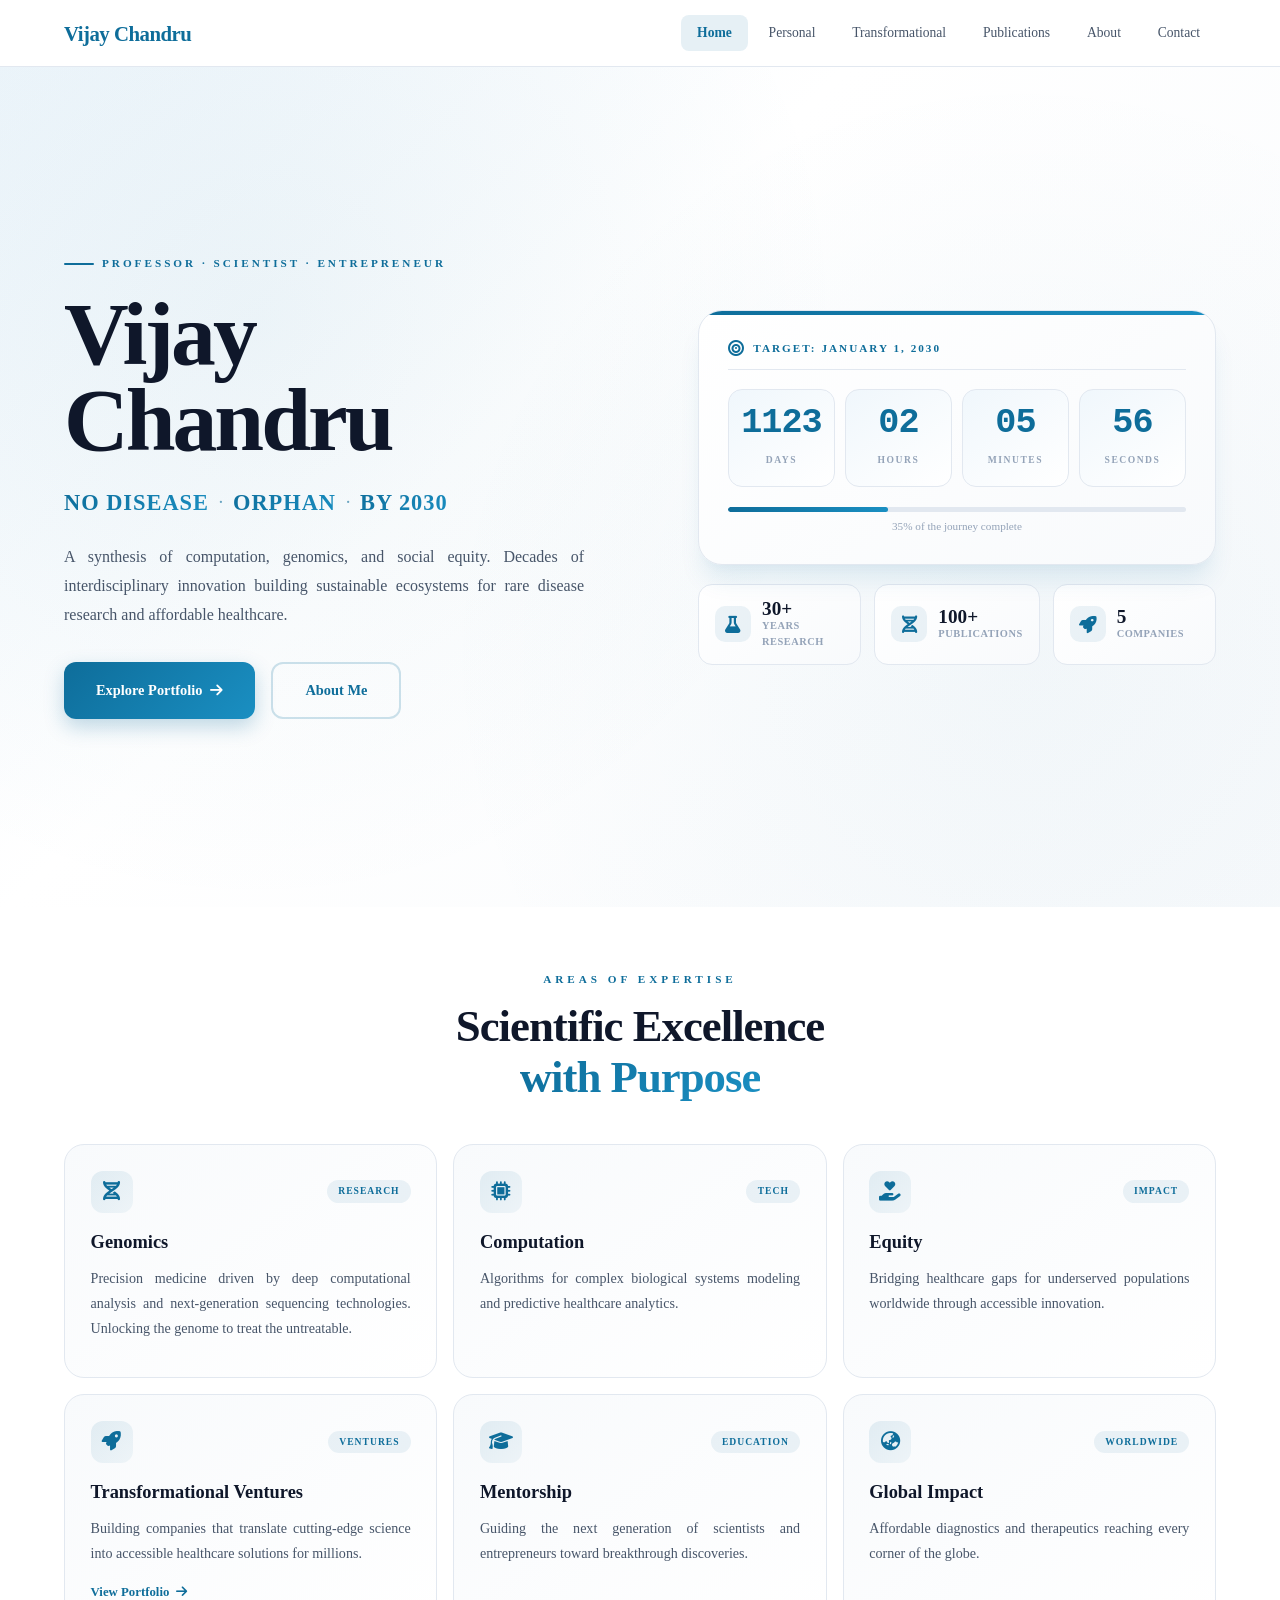
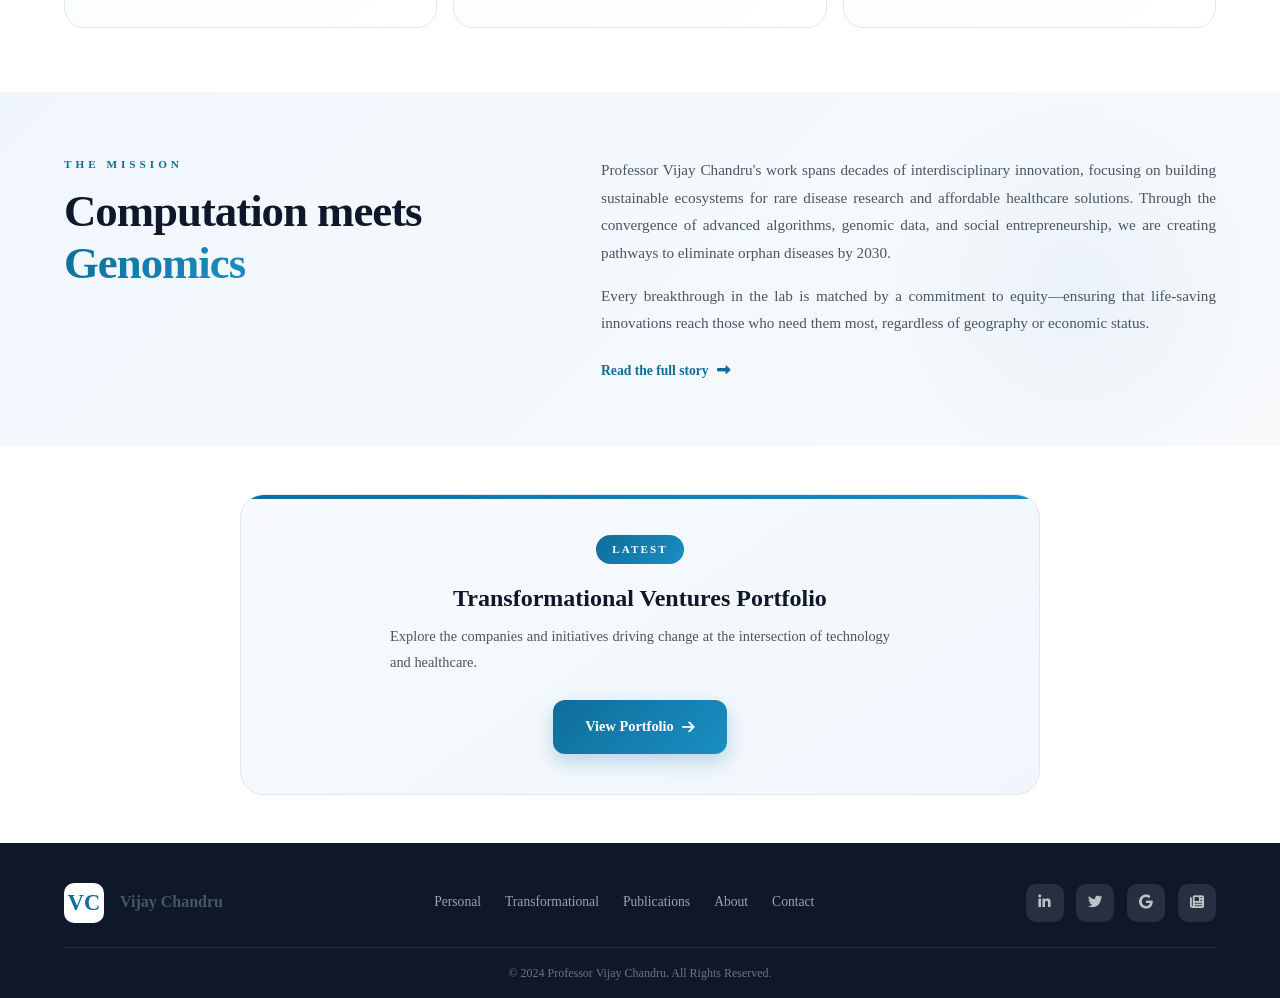
<file: index.html>
<!DOCTYPE html>
<html lang="en">
<head>
    <meta charset="UTF-8">
    <meta name="viewport" content="width=device-width, initial-scale=1.0, maximum-scale=5.0">
    <title>Vijay Chandru | Scientist · Entrepreneur · Mentor</title>
    <link rel="stylesheet" href="styles.css">
    <link href="https://fonts.googleapis.com/css2?family=Poppins:wght@300;400;500;600;700;800;900&display=swap" rel="stylesheet">
    <link rel="stylesheet" href="https://cdnjs.cloudflare.com/ajax/libs/font-awesome/6.4.0/css/all.min.css">
<base target="">
<base target="">
</head>
<body>
    <div class="page-container home-page">

        <!-- Fixed Navigation -->
        <nav class="top-nav">
            <a href="index.html" class="logo">Vijay Chandru</a>
            <button class="mobile-menu-btn" aria-label="Toggle menu">
                <span></span>
                <span></span>
                <span></span>
            </button>
            <div class="nav-links">
                <a href="index.html" class="active">Home</a>
                <a href="personal.html">Personal</a>
                <a href="transformational.html">Transformational</a>
                <a href="publications.html">Publications</a>
                <a href="about.html">About</a>
                <a href="contact.html">Contact</a>
            </div>
        </nav>

        <!-- Hero Section -->
        <section class="hero-unified">
            <div class="hero-bg-pattern"></div>
            <div class="hero-inner">
                <div class="hero-left">
                    <div class="hero-label">PROFESSOR · SCIENTIST · ENTREPRENEUR</div>
                    <h1 class="hero-name">Vijay<br>Chandru</h1>
                    <div class="hero-mission">
                        <span class="mission-word">NO DISEASE</span>
                        <span class="mission-sep">·</span>
                        <span class="mission-word">ORPHAN</span>
                        <span class="mission-sep">·</span>
                        <span class="mission-word">BY 2030</span>
                    </div>
                    <p class="hero-desc">A synthesis of computation, genomics, and social equity. Decades of interdisciplinary innovation building sustainable ecosystems for rare disease research and affordable healthcare.</p>
                    <div class="hero-cta">
                        <a href="transformational.html" class="btn-primary">Explore Portfolio <i class="fas fa-arrow-right"></i></a>
                        <a href="about.html" class="btn-secondary">About Me</a>
                    </div>
                </div>
                <div class="hero-right">
                    <div class="countdown-panel">
                        <div class="countdown-header">
                            <i class="fas fa-bullseye"></i>
                            <span>TARGET: JANUARY 1, 2030</span>
                        </div>
                        <div class="countdown-grid">
                            <div class="countdown-cell">
                                <span class="count-num" id="days">2104</span>
                                <span class="count-label">DAYS</span>
                            </div>
                            <div class="countdown-cell">
                                <span class="count-num" id="hours">04</span>
                                <span class="count-label">HOURS</span>
                            </div>
                            <div class="countdown-cell">
                                <span class="count-num" id="minutes">53</span>
                                <span class="count-label">MINUTES</span>
                            </div>
                            <div class="countdown-cell">
                                <span class="count-num" id="seconds">26</span>
                                <span class="count-label">SECONDS</span>
                            </div>
                        </div>
                        <div class="countdown-progress">
                            <div class="progress-bar">
                                <div class="progress-fill" style="width: 35%"></div>
                            </div>
                            <span class="progress-text">35% of the journey complete</span>
                        </div>
                    </div>
                    <div class="hero-stats-row">
                        <div class="hero-stat">
                            <i class="fas fa-flask"></i>
                            <div>
                                <span class="st-num">30+</span>
                                <span class="st-text">Years Research</span>
                            </div>
                        </div>
                        <div class="hero-stat">
                            <i class="fas fa-dna"></i>
                            <div>
                                <span class="st-num">100+</span>
                                <span class="st-text">Publications</span>
                            </div>
                        </div>
                        <div class="hero-stat">
                            <i class="fas fa-rocket"></i>
                            <div>
                                <span class="st-num">5</span>
                                <span class="st-text">Companies</span>
                            </div>
                        </div>
                    </div>
                </div>
            </div>
        </section>

        <!-- Bento Grid Section - Equal 3×2 Grid -->
        <section class="bento-fullwidth">
            <div class="bento-header">
                <span class="section-label">AREAS OF EXPERTISE</span>
                <h2>Scientific Excellence<br><span class="accent">with Purpose</span></h2>
            </div>
            <div class="bento-grid-equal">
                <div class="bento-card-equal">
                    <div class="bento-top">
                        <div class="bento-icon"><i class="fas fa-dna"></i></div>
                        <div class="bento-tag">RESEARCH</div>
                    </div>
                    <h3>Genomics</h3>
                    <p>Precision medicine driven by deep computational analysis and next-generation sequencing technologies. Unlocking the genome to treat the untreatable.</p>
                    <div class="bento-hover-line"></div>
                </div>
                <div class="bento-card-equal">
                    <div class="bento-top">
                        <div class="bento-icon"><i class="fas fa-microchip"></i></div>
                        <div class="bento-tag">TECH</div>
                    </div>
                    <h3>Computation</h3>
                    <p>Algorithms for complex biological systems modeling and predictive healthcare analytics.</p>
                    <div class="bento-hover-line"></div>
                </div>
                <div class="bento-card-equal">
                    <div class="bento-top">
                        <div class="bento-icon"><i class="fas fa-hand-holding-heart"></i></div>
                        <div class="bento-tag">IMPACT</div>
                    </div>
                    <h3>Equity</h3>
                    <p>Bridging healthcare gaps for underserved populations worldwide through accessible innovation.</p>
                    <div class="bento-hover-line"></div>
                </div>
                <div class="bento-card-equal">
                    <div class="bento-top">
                        <div class="bento-icon"><i class="fas fa-rocket"></i></div>
                        <div class="bento-tag">VENTURES</div>
                    </div>
                    <h3>Transformational Ventures</h3>
                    <p>Building companies that translate cutting-edge science into accessible healthcare solutions for millions.</p>
                    <a href="transformational.html" class="bento-link">View Portfolio <i class="fas fa-arrow-right"></i></a>
                    <div class="bento-hover-line"></div>
                </div>
                <div class="bento-card-equal">
                    <div class="bento-top">
                        <div class="bento-icon"><i class="fas fa-graduation-cap"></i></div>
                        <div class="bento-tag">EDUCATION</div>
                    </div>
                    <h3>Mentorship</h3>
                    <p>Guiding the next generation of scientists and entrepreneurs toward breakthrough discoveries.</p>
                    <div class="bento-hover-line"></div>
                </div>
                <div class="bento-card-equal">
                    <div class="bento-top">
                        <div class="bento-icon"><i class="fas fa-globe-asia"></i></div>
                        <div class="bento-tag">WORLDWIDE</div>
                    </div>
                    <h3>Global Impact</h3>
                    <p>Affordable diagnostics and therapeutics reaching every corner of the globe.</p>
                    <div class="bento-hover-line"></div>
                </div>
            </div>
        </section>

        <!-- Mission Statement -->
        <section class="mission-band">
            <div class="mission-band-inner">
                <div class="mission-band-left">
                    <span class="section-label">THE MISSION</span>
                    <h2>Computation meets<br><span class="gradient-text">Genomics</span></h2>
                </div>
                <div class="mission-band-right">
                    <p>Professor Vijay Chandru's work spans decades of interdisciplinary innovation, focusing on building sustainable ecosystems for rare disease research and affordable healthcare solutions. Through the convergence of advanced algorithms, genomic data, and social entrepreneurship, we are creating pathways to eliminate orphan diseases by 2030.</p>
                    <p>Every breakthrough in the lab is matched by a commitment to equity—ensuring that life-saving innovations reach those who need them most, regardless of geography or economic status.</p>
                    <a href="about.html" class="text-link">Read the full story <i class="fas fa-long-arrow-alt-right"></i></a>
                </div>
            </div>
        </section>

        <!-- Latest News -->
        <section class="news-band">
            <div class="news-band-inner">
                <div class="news-badge-pill">LATEST</div>
                <h3>Transformational Ventures Portfolio</h3>
                <p>Explore the companies and initiatives driving change at the intersection of technology and healthcare.</p>
                <a href="transformational.html" class="btn-primary">View Portfolio <i class="fas fa-arrow-right"></i></a>
            </div>
        </section>

        <!-- Footer -->
        <footer class="footer-dense">
            <div class="footer-inner">
                <div class="footer-brand">
                    <span class="footer-logo">VC</span>
                    <p>Vijay Chandru</p>
                </div>
                <div class="footer-links">
                    <a href="personal.html">Personal</a>
                    <a href="transformational.html">Transformational</a>
                    <a href="publications.html">Publications</a>
                    <a href="about.html">About</a>
                    <a href="contact.html">Contact</a>
                </div>
                <div class="footer-social">
                    <a href="#" aria-label="LinkedIn"><i class="fab fa-linkedin-in"></i></a>
                    <a href="#" aria-label="Twitter / X"><i class="fab fa-twitter"></i></a>
                    <a href="#" aria-label="Google Scholar"><i class="fab fa-google"></i></a>
                    <a href="#" aria-label="News"><i class="fas fa-newspaper"></i></a>
                </div>
            </div>
            <div class="footer-bottom">
                <p>© 2024 Professor Vijay Chandru. All Rights Reserved.</p>
            </div>
        </footer>
    </div>
    <script src="script.js"></script>
</body>
</html>
</file>
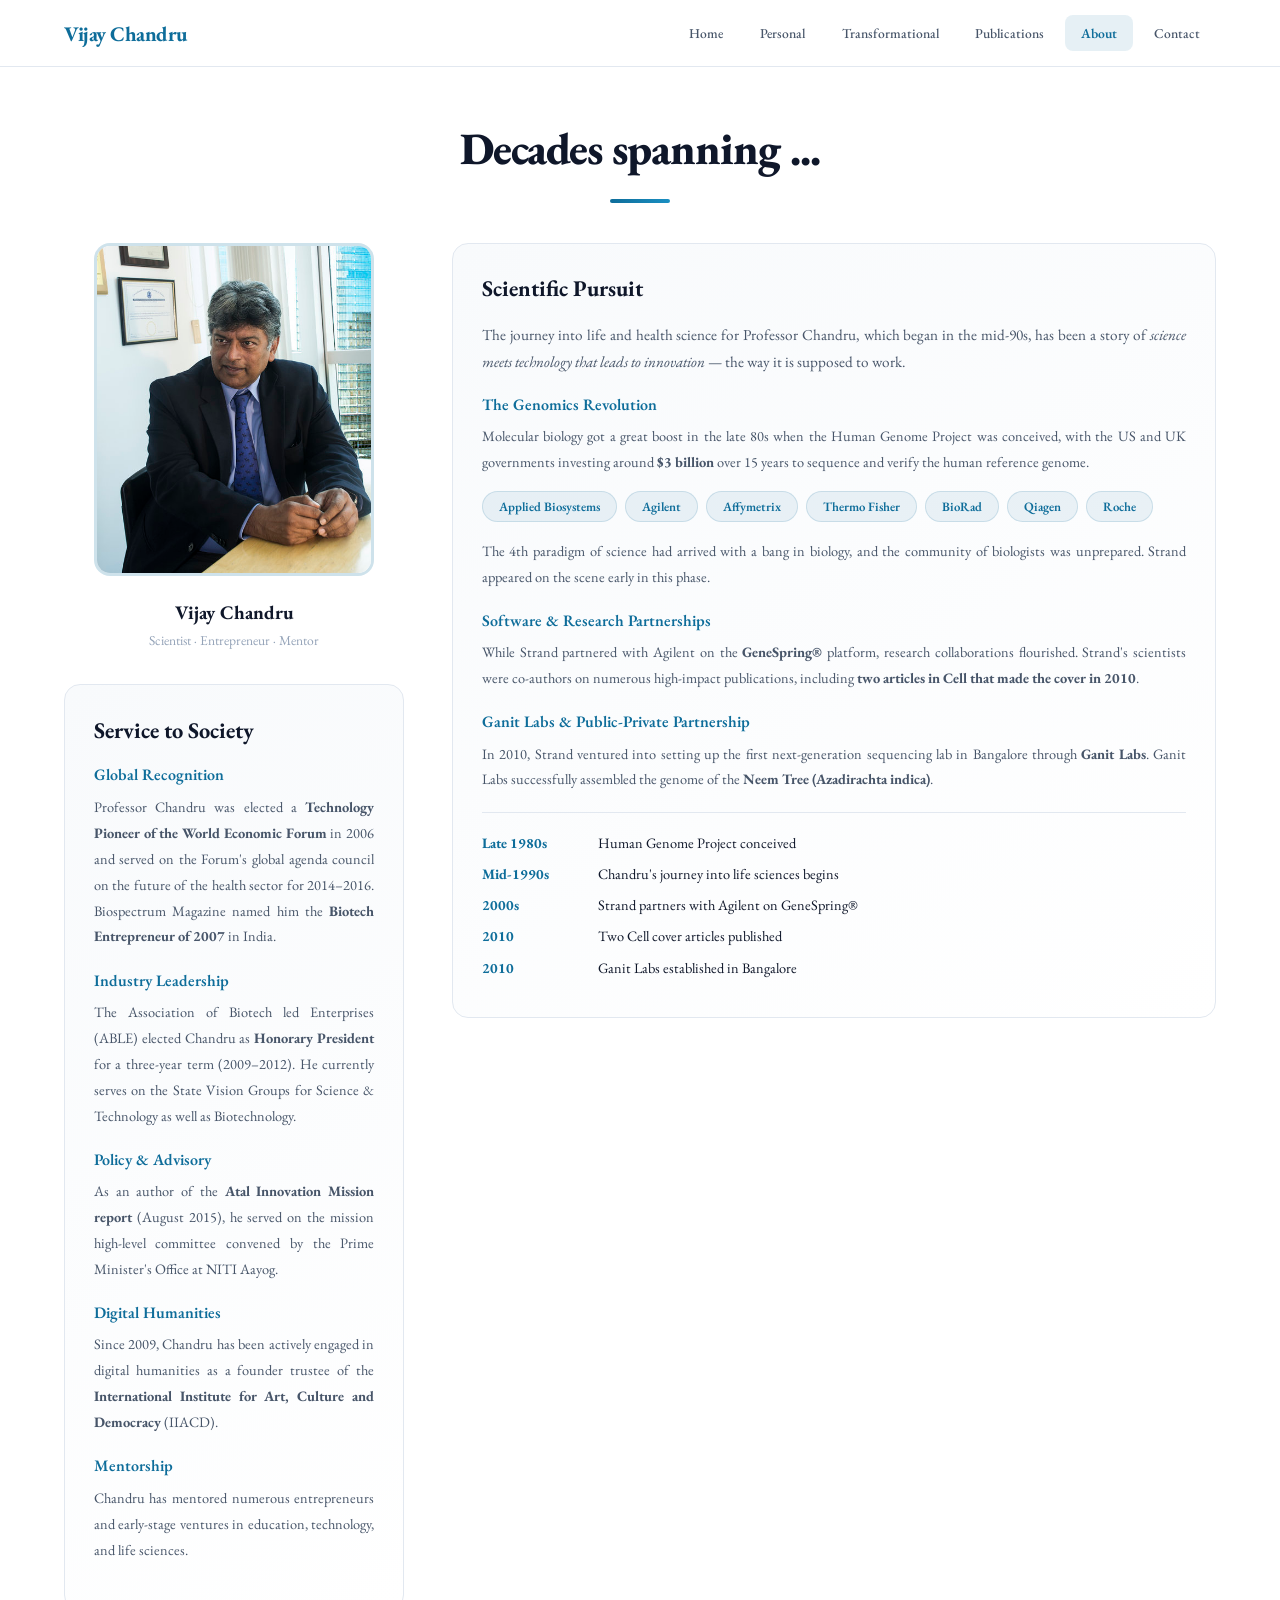
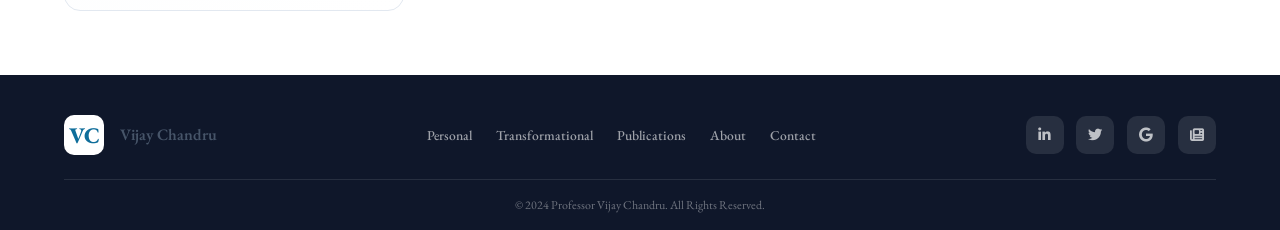
<file: about.html>
<!DOCTYPE html>
<html lang="en">
<head>
    <meta charset="UTF-8">
    <meta name="viewport" content="width=device-width, initial-scale=1.0, maximum-scale=5.0">
    <title>About - Vijay Chandru</title>
    <link rel="stylesheet" href="styles.css">
    <link href="https://fonts.googleapis.com/css2?family=EB+Garamond:wght@400;500;600;700;800&display=swap" rel="stylesheet">
    <link rel="stylesheet" href="https://cdnjs.cloudflare.com/ajax/libs/font-awesome/6.4.0/css/all.min.css">
    <base target="">
<base target="">
</head>
<body>
    <div class="page-container about-page">

        <nav class="top-nav">
            <a href="index.html" class="logo">Vijay Chandru</a>
            <button class="mobile-menu-btn" aria-label="Toggle menu">
                <span></span>
                <span></span>
                <span></span>
            </button>
            <div class="nav-links">
                <a href="index.html">Home</a>
                <a href="personal.html">Personal</a>
                <a href="transformational.html">Transformational</a>
                <a href="publications.html">Publications</a>
                <a href="about.html" class="active">About</a>
                <a href="contact.html">Contact</a>
            </div>
        </nav>

        <main class="about-main">
            <header class="about-header">
                <h1>Decades spanning ...</h1>
                <div class="header-line"></div>
            </header>

            <div class="about-grid">
                <aside class="about-left">
                    <figure class="portrait-card">
                        <img src="Dr.Chandru-2.jpg" alt="Professor Vijay Chandru">
                        <figcaption>
                            <span class="caption-name">Vijay Chandru</span>
                            <span class="caption-title">Scientist · Entrepreneur · Mentor</span>
                        </figcaption>
                    </figure>

                    <article class="service-card">
                        <h3>Service to Society</h3>
                        <div class="service-section">
                            <h4>Global Recognition</h4>
                            <p>Professor Chandru was elected a <strong>Technology Pioneer of the World Economic Forum</strong> in 2006 and served on the Forum's global agenda council on the future of the health sector for 2014–2016. Biospectrum Magazine named him the <strong>Biotech Entrepreneur of 2007</strong> in India.</p>
                        </div>
                        <div class="service-section">
                            <h4>Industry Leadership</h4>
                            <p>The Association of Biotech led Enterprises (ABLE) elected Chandru as <strong>Honorary President</strong> for a three-year term (2009–2012). He currently serves on the State Vision Groups for Science & Technology as well as Biotechnology.</p>
                        </div>
                        <div class="service-section">
                            <h4>Policy & Advisory</h4>
                            <p>As an author of the <strong>Atal Innovation Mission report</strong> (August 2015), he served on the mission high-level committee convened by the Prime Minister's Office at NITI Aayog.</p>
                        </div>
                        <div class="service-section">
                            <h4>Digital Humanities</h4>
                            <p>Since 2009, Chandru has been actively engaged in digital humanities as a founder trustee of the <strong>International Institute for Art, Culture and Democracy</strong> (IIACD).</p>
                        </div>
                        <div class="service-section">
                            <h4>Mentorship</h4>
                            <p>Chandru has mentored numerous entrepreneurs and early-stage ventures in education, technology, and life sciences.</p>
                        </div>
                    </article>
                </aside>

                <section class="about-right">
                    <article class="pursuit-card">
                        <h2>Scientific Pursuit</h2>
                        <div class="pursuit-intro">
                            <p>The journey into life and health science for Professor Chandru, which began in the mid-90s, has been a story of <em>science meets technology that leads to innovation</em> — the way it is supposed to work.</p>
                        </div>
                        <div class="pursuit-section">
                            <h4>The Genomics Revolution</h4>
                            <p>Molecular biology got a great boost in the late 80s when the Human Genome Project was conceived, with the US and UK governments investing around <strong>$3 billion</strong> over 15 years to sequence and verify the human reference genome.</p>
                            <div class="company-tags">
                                <span class="tag">Applied Biosystems</span>
                                <span class="tag">Agilent</span>
                                <span class="tag">Affymetrix</span>
                                <span class="tag">Thermo Fisher</span>
                                <span class="tag">BioRad</span>
                                <span class="tag">Qiagen</span>
                                <span class="tag">Roche</span>
                            </div>
                            <p>The 4th paradigm of science had arrived with a bang in biology, and the community of biologists was unprepared. Strand appeared on the scene early in this phase.</p>
                        </div>
                        <div class="pursuit-section">
                            <h4>Software & Research Partnerships</h4>
                            <p>While Strand partnered with Agilent on the <strong>GeneSpring®</strong> platform, research collaborations flourished. Strand's scientists were co-authors on numerous high-impact publications, including <strong>two articles in Cell that made the cover in 2010</strong>.</p>
                        </div>
                        <div class="pursuit-section">
                            <h4>Ganit Labs & Public-Private Partnership</h4>
                            <p>In 2010, Strand ventured into setting up the first next-generation sequencing lab in Bangalore through <strong>Ganit Labs</strong>. Ganit Labs successfully assembled the genome of the <strong>Neem Tree (Azadirachta indica)</strong>.</p>
                        </div>
                        <div class="pursuit-timeline">
                            <div class="timeline-item">
                                <span class="timeline-year">Late 1980s</span>
                                <span>Human Genome Project conceived</span>
                            </div>
                            <div class="timeline-item">
                                <span class="timeline-year">Mid-1990s</span>
                                <span>Chandru's journey into life sciences begins</span>
                            </div>
                            <div class="timeline-item">
                                <span class="timeline-year">2000s</span>
                                <span>Strand partners with Agilent on GeneSpring®</span>
                            </div>
                            <div class="timeline-item">
                                <span class="timeline-year">2010</span>
                                <span>Two Cell cover articles published</span>
                            </div>
                            <div class="timeline-item">
                                <span class="timeline-year">2010</span>
                                <span>Ganit Labs established in Bangalore</span>
                            </div>
                        </div>
                    </article>
                </section>
            </div>
        </main>

        <footer class="footer-dense">
            <div class="footer-inner">
                <div class="footer-brand">
                    <span class="footer-logo">VC</span>
                    <p>Vijay Chandru</p>
                </div>
                <div class="footer-links">
                    <a href="personal.html">Personal</a>
                    <a href="transformational.html">Transformational</a>
                    <a href="publications.html">Publications</a>
                    <a href="about.html">About</a>
                    <a href="contact.html">Contact</a>
                </div>
                <div class="footer-social">
                    <a href="#" aria-label="LinkedIn"><i class="fab fa-linkedin-in"></i></a>
                    <a href="#" aria-label="Twitter / X"><i class="fab fa-twitter"></i></a>
                    <a href="#" aria-label="Google Scholar"><i class="fab fa-google"></i></a>
                    <a href="#" aria-label="News"><i class="fas fa-newspaper"></i></a>
                </div>
            </div>
            <div class="footer-bottom">
                <p>© 2024 Professor Vijay Chandru. All Rights Reserved.</p>
            </div>
        </footer>
    </div>
    <script src="script.js"></script>
</body>
</html>
</file>
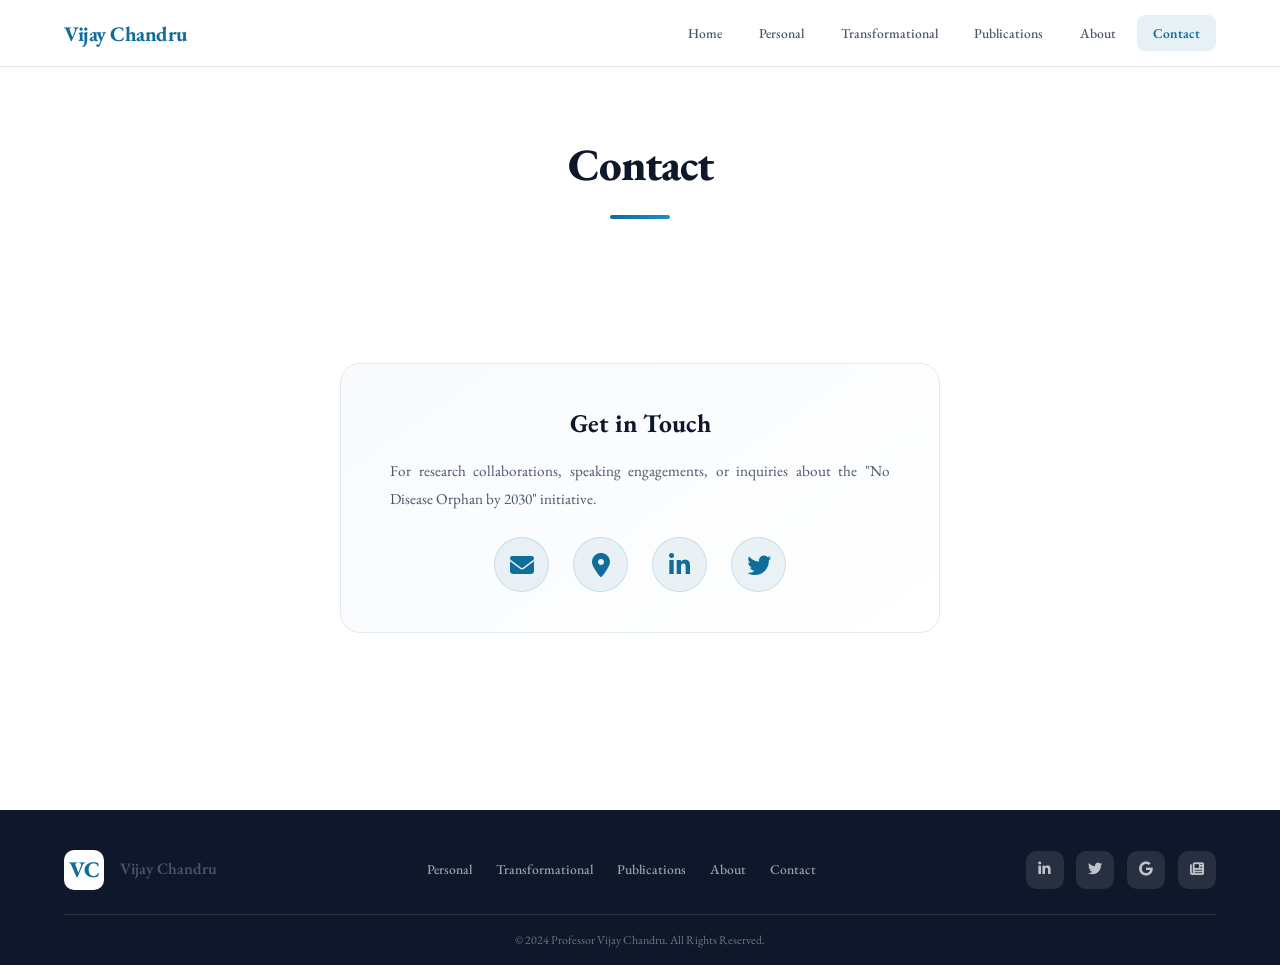
<file: contact.html>
<!DOCTYPE html>
<html lang="en">
<head>
    <meta charset="UTF-8">
    <meta name="viewport" content="width=device-width, initial-scale=1.0, maximum-scale=5.0">
    <title>Contact - Vijay Chandru</title>
    <link rel="stylesheet" href="styles.css">
    <link href="https://fonts.googleapis.com/css2?family=EB+Garamond:wght@400;500;600;700;800&display=swap" rel="stylesheet">
    <link rel="stylesheet" href="https://cdnjs.cloudflare.com/ajax/libs/font-awesome/6.4.0/css/all.min.css">
<base target="">
<base target="">
</head>
<body>
    <div class="page-container contact-page">

        <nav class="top-nav">
            <a href="index.html" class="logo">Vijay Chandru</a>
            <button class="mobile-menu-btn" aria-label="Toggle menu">
                <span></span>
                <span></span>
                <span></span>
            </button>
            <div class="nav-links">
                <a href="index.html">Home</a>
                <a href="personal.html">Personal</a>
                <a href="transformational.html">Transformational</a>
                <a href="publications.html">Publications</a>
                <a href="about.html">About</a>
                <a href="contact.html" class="active">Contact</a>
            </div>
        </nav>

        <main class="page-content">
            <div class="page-header animate-in">
                <h1>Contact</h1>
                <div class="header-line"></div>
            </div>

            <div class="contact-centered animate-in">
                <div class="contact-info-card centered">
                    <h2>Get in Touch</h2>
                    <p style="margin-top: 0.5rem; color: var(--text-secondary); max-width: 500px; margin-left: auto; margin-right: auto; text-align: justify;">
                        For research collaborations, speaking engagements, or inquiries about the "No Disease Orphan by 2030" initiative.
                    </p>

                    <div class="contact-icons">
                        <a href="mailto:vijay.chandru@example.edu" class="contact-icon-link" target="_blank" aria-label="Email">
                            <i class="fas fa-envelope"></i>
                        </a>
                        <a href="https://www.google.com/maps?q=Bangalore+India" class="contact-icon-link" target="_blank" aria-label="Location">
                            <i class="fas fa-map-marker-alt"></i>
                        </a>
                        <a href="https://www.linkedin.com/in/vijay-chandru-2a54485/" class="contact-icon-link" target="_blank" aria-label="LinkedIn">
                            <i class="fab fa-linkedin-in"></i>
                        </a>
                        <a href="https://twitter.com/vijaychandru" class="contact-icon-link" target="_blank" aria-label="Twitter / X">
                            <i class="fab fa-twitter"></i>
                        </a>
                    </div>
                </div>
            </div>
        </main>

        <footer class="footer-dense">
            <div class="footer-inner">
                <div class="footer-brand">
                    <span class="footer-logo">VC</span>
                    <p>Vijay Chandru</p>
                </div>
                <div class="footer-links">
                    <a href="personal.html">Personal</a>
                    <a href="transformational.html">Transformational</a>
                    <a href="publications.html">Publications</a>
                    <a href="about.html">About</a>
                    <a href="contact.html">Contact</a>
                </div>
                <div class="footer-social">
                    <a href="https://www.linkedin.com/in/vijay-chandru-2a54485/" target="_blank" aria-label="LinkedIn"><i class="fab fa-linkedin-in"></i></a>
                    <a href="https://twitter.com/vijaychandru" target="_blank" aria-label="Twitter / X"><i class="fab fa-twitter"></i></a>
                    <a href="#" aria-label="Google Scholar"><i class="fab fa-google"></i></a>
                    <a href="#" aria-label="News"><i class="fas fa-newspaper"></i></a>
                </div>
            </div>
            <div class="footer-bottom">
                <p>© 2024 Professor Vijay Chandru. All Rights Reserved.</p>
            </div>
        </footer>
    </div>
    <script src="script.js"></script>
</body>
</html>
</file>
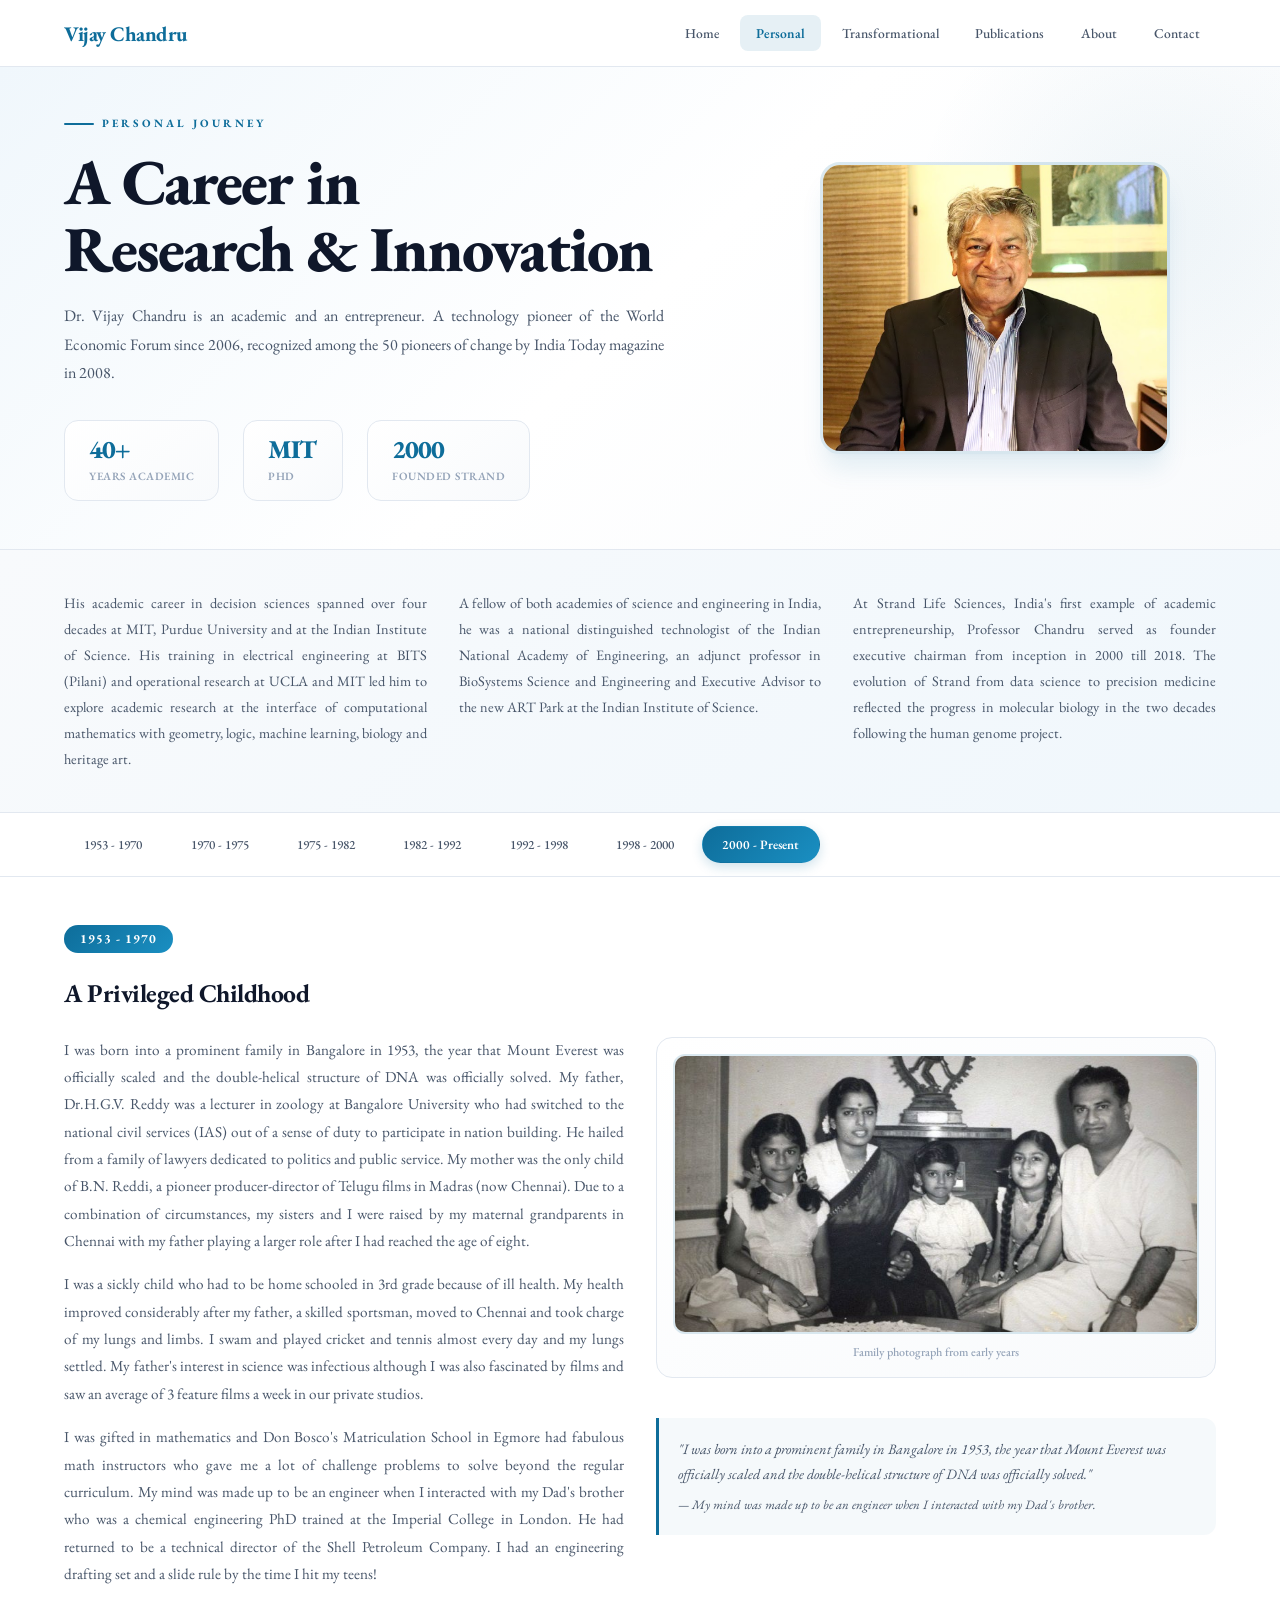
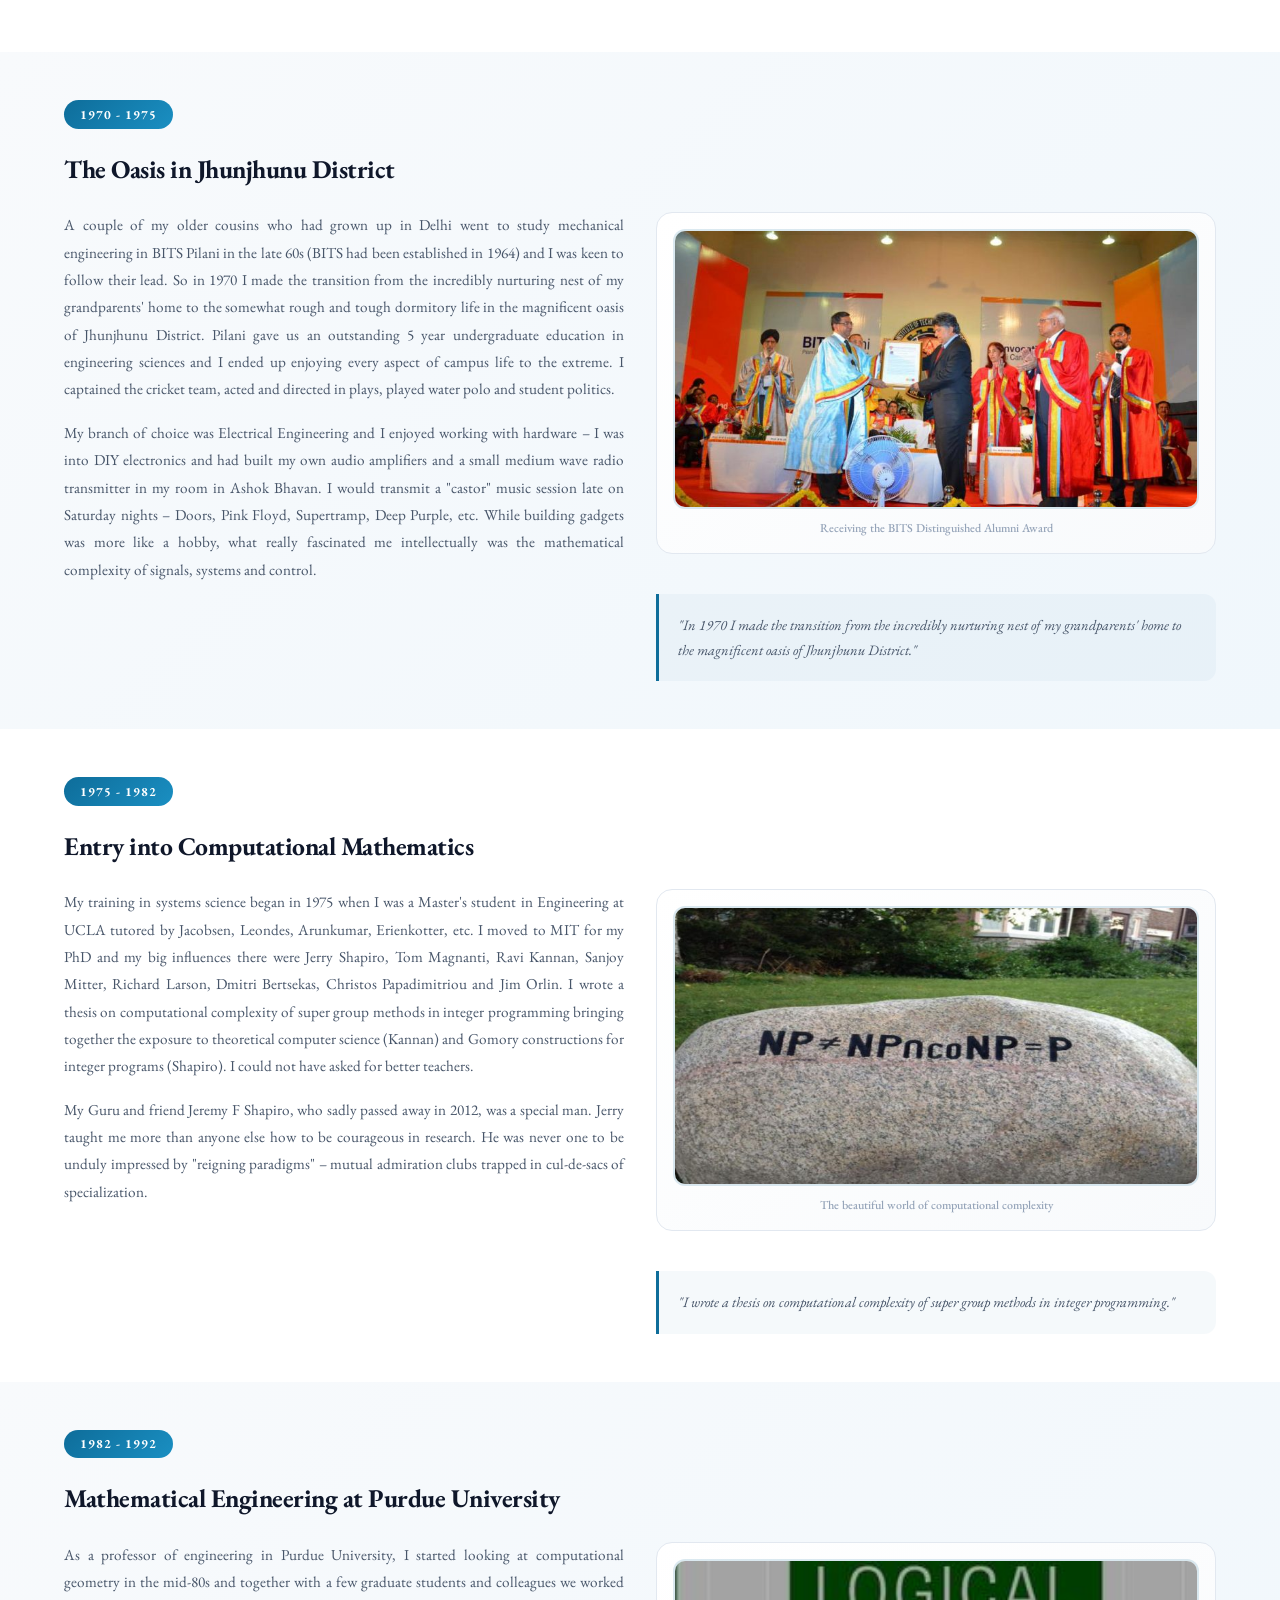
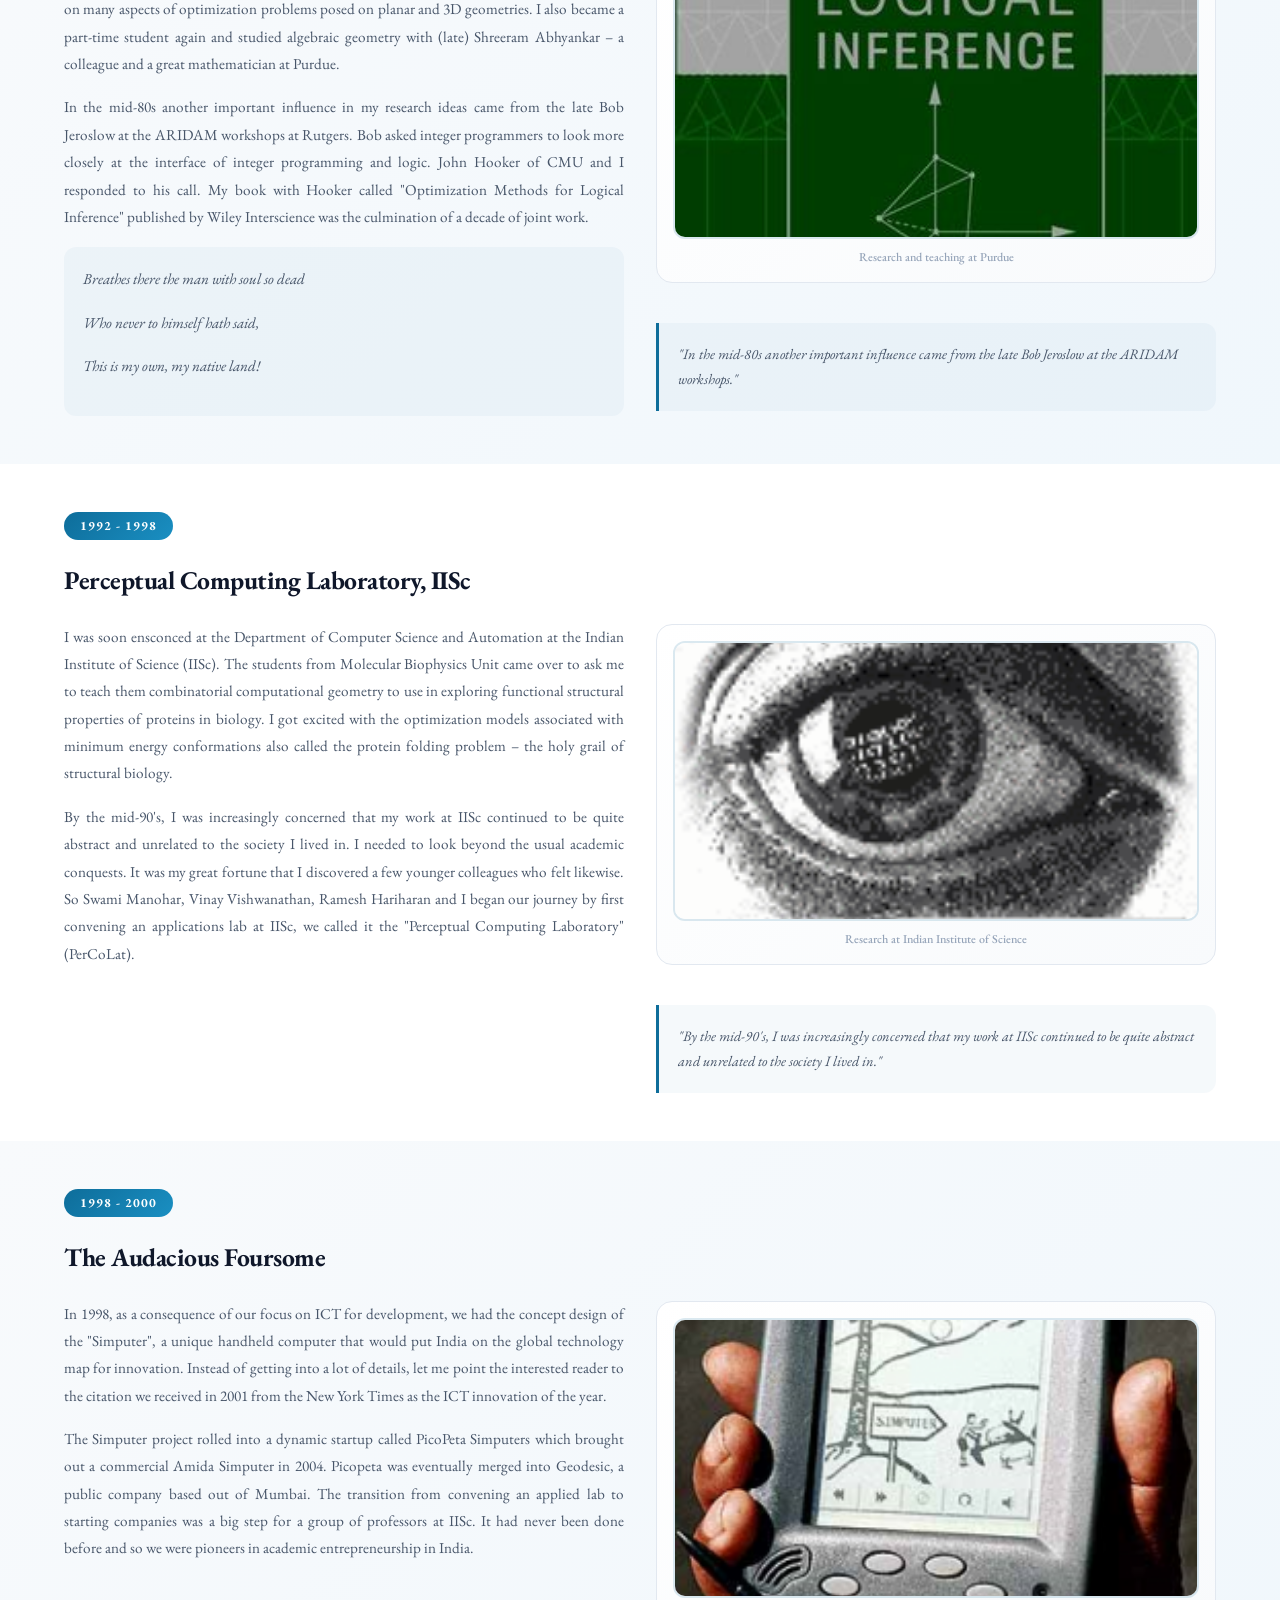
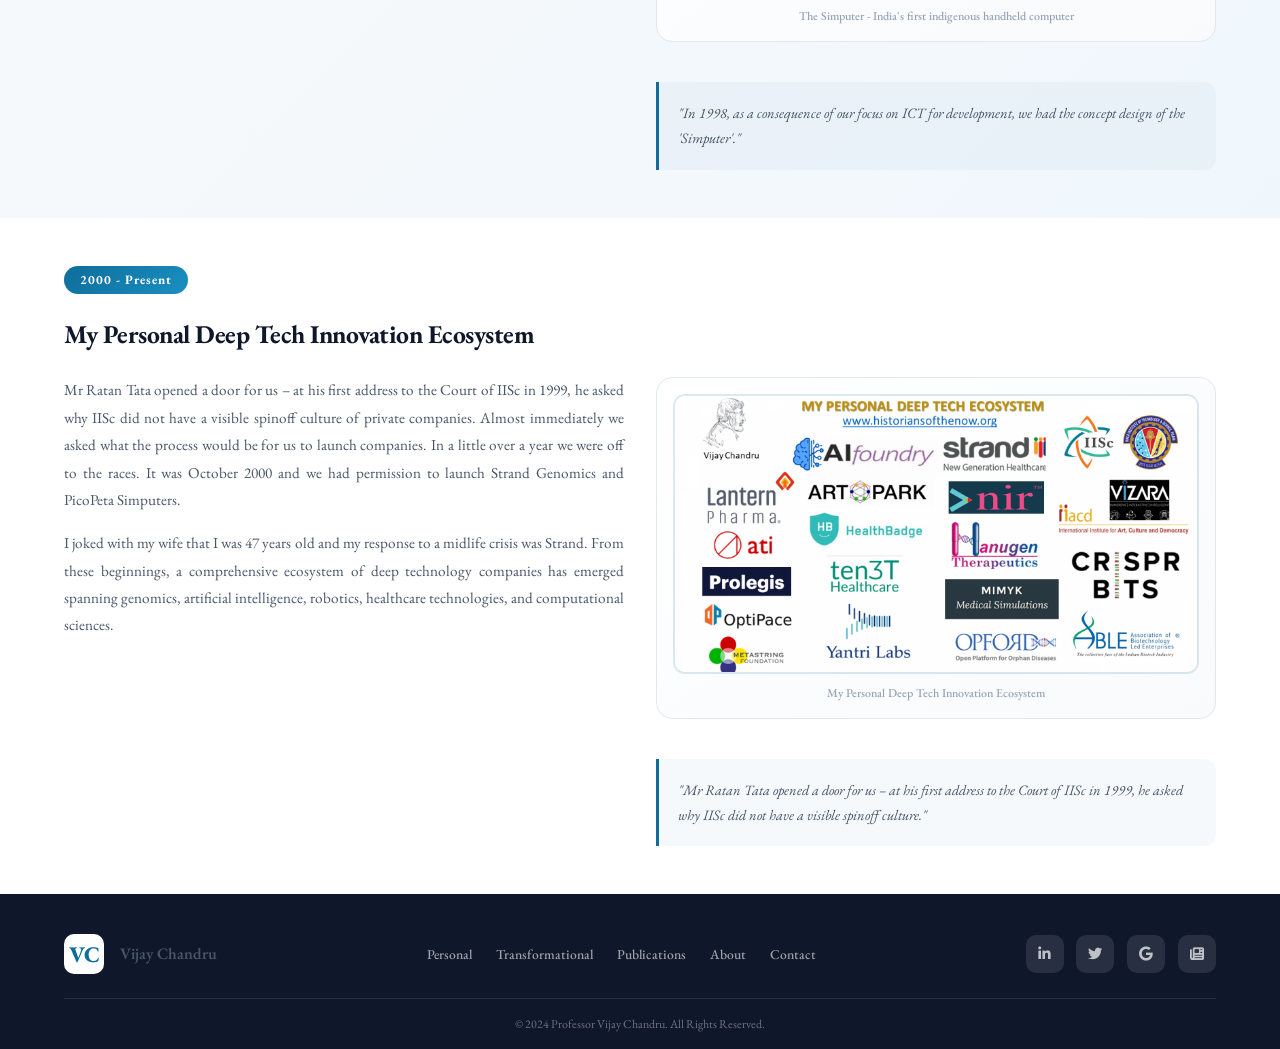
<file: personal.html>
<!DOCTYPE html>
<html lang="en">
<head>
    <meta charset="UTF-8">
    <meta name="viewport" content="width=device-width, initial-scale=1.0, maximum-scale=5.0">
    <title>Personal - Vijay Chandru</title>
    <link rel="stylesheet" href="styles.css">
    <link href="https://fonts.googleapis.com/css2?family=EB+Garamond:wght@400;500;600;700;800&display=swap" rel="stylesheet">
    <link rel="stylesheet" href="https://cdnjs.cloudflare.com/ajax/libs/font-awesome/6.4.0/css/all.min.css">
    <base target="">
<base target="">
<base target="">
</head>
<body>
    <div class="page-container personal-page">

        <nav class="top-nav">
            <a href="index.html" class="logo">Vijay Chandru</a>
            <button class="mobile-menu-btn" aria-label="Toggle menu">
                <span></span>
                <span></span>
                <span></span>
            </button>
            <div class="nav-links">
                <a href="index.html">Home</a>
                <a href="personal.html" class="active">Personal</a>
                <a href="transformational.html">Transformational</a>
                <a href="publications.html">Publications</a>
                <a href="about.html">About</a>
                <a href="contact.html">Contact</a>
            </div>
        </nav>

        <!-- Hero Intro Section - Full Width, No Gaps -->
        <section class="personal-hero">
            <div class="personal-hero-inner">
                <div class="personal-hero-left">
                    <div class="personal-hero-label">PERSONAL JOURNEY</div>
                    <h1 class="personal-hero-title">A Career in<br>Research & Innovation</h1>
                    <p class="personal-hero-desc">Dr. Vijay Chandru is an academic and an entrepreneur. A technology pioneer of the World Economic Forum since 2006, recognized among the 50 pioneers of change by India Today magazine in 2008.</p>
                    <div class="personal-hero-stats">
                        <div class="ph-stat">
                            <span class="ph-num">40+</span>
                            <span class="ph-text">Years Academic</span>
                        </div>
                        <div class="ph-stat">
                            <span class="ph-num">MIT</span>
                            <span class="ph-text">PhD</span>
                        </div>
                        <div class="ph-stat">
                            <span class="ph-num">2000</span>
                            <span class="ph-text">Founded Strand</span>
                        </div>
                    </div>
                </div>
                <div class="personal-hero-right">
                    <div class="personal-hero-image">
                        <img src="prof vijay chandru.png" alt="Dr. Vijay Chandru">
                    </div>
                </div>
            </div>
        </section>

        <!-- Summary Band - Full Width, Dense -->
        <section class="summary-band">
            <div class="summary-band-inner">
                <div class="summary-col">
                    <p>His academic career in decision sciences spanned over four decades at MIT, Purdue University and at the Indian Institute of Science. His training in electrical engineering at BITS (Pilani) and operational research at UCLA and MIT led him to explore academic research at the interface of computational mathematics with geometry, logic, machine learning, biology and heritage art.</p>
                </div>
                <div class="summary-col">
                    <p>A fellow of both academies of science and engineering in India, he was a national distinguished technologist of the Indian National Academy of Engineering, an adjunct professor in BioSystems Science and Engineering and Executive Advisor to the new ART Park at the Indian Institute of Science.</p>
                </div>
                <div class="summary-col">
                    <p>At Strand Life Sciences, India's first example of academic entrepreneurship, Professor Chandru served as founder executive chairman from inception in 2000 till 2018. The evolution of Strand from data science to precision medicine reflected the progress in molecular biology in the two decades following the human genome project.</p>
                </div>
            </div>
        </section>

        <!-- Timeline Nav - Sticky, Horizontal -->
        <div class="timeline-nav-sticky">
            <div class="timeline-nav-scroll">
                <a href="#childhood" class="timeline-link active">1953 - 1970</a>
                <a href="#bits" class="timeline-link">1970 - 1975</a>
                <a href="#computational" class="timeline-link">1975 - 1982</a>
                <a href="#purdue" class="timeline-link">1982 - 1992</a>
                <a href="#iisc" class="timeline-link">1992 - 1998</a>
                <a href="#simputer" class="timeline-link">1998 - 2000</a>
                <a href="#present" class="timeline-link">2000 - Present</a>
            </div>
        </div>

        <!-- Timeline Sections - Full Width -->
        <div class="timeline-fullwidth">
            <section id="childhood" class="timeline-section-full animate-in">
                <div class="timeline-section-inner">
                    <div class="timeline-section-header">
                        <span class="year-badge">1953 - 1970</span>
                        <h2>A Privileged Childhood</h2>
                    </div>
                    <div class="timeline-section-body two-col">
                        <div class="col-text">
                            <p>I was born into a prominent family in Bangalore in 1953, the year that Mount Everest was officially scaled and the double-helical structure of DNA was officially solved. My father, Dr.H.G.V. Reddy was a lecturer in zoology at Bangalore University who had switched to the national civil services (IAS) out of a sense of duty to participate in nation building. He hailed from a family of lawyers dedicated to politics and public service. My mother was the only child of B.N. Reddi, a pioneer producer-director of Telugu films in Madras (now Chennai). Due to a combination of circumstances, my sisters and I were raised by my maternal grandparents in Chennai with my father playing a larger role after I had reached the age of eight.</p>
                            <p>I was a sickly child who had to be home schooled in 3rd grade because of ill health. My health improved considerably after my father, a skilled sportsman, moved to Chennai and took charge of my lungs and limbs. I swam and played cricket and tennis almost every day and my lungs settled. My father's interest in science was infectious although I was also fascinated by films and saw an average of 3 feature films a week in our private studios.</p>
                            <p>I was gifted in mathematics and Don Bosco's Matriculation School in Egmore had fabulous math instructors who gave me a lot of challenge problems to solve beyond the regular curriculum. My mind was made up to be an engineer when I interacted with my Dad's brother who was a chemical engineering PhD trained at the Imperial College in London. He had returned to be a technical director of the Shell Petroleum Company. I had an engineering drafting set and a slide rule by the time I hit my teens!</p>
                        </div>
                        <div class="col-media">
                            <div class="media-card">
                                <img src="ChandruPersonal07-768x548.jpg">
                                <div class="media-caption">Family photograph from early years</div>
                            </div>
                            <div class="side-quote">
                                <p>"I was born into a prominent family in Bangalore in 1953, the year that Mount Everest was officially scaled and the double-helical structure of DNA was officially solved."</p>
                                <p style="margin-top:0.5rem; font-size:0.8rem;">— My mind was made up to be an engineer when I interacted with my Dad's brother.</p>
                            </div>
                        </div>
                    </div>
                </div>
            </section>

            <section id="bits" class="timeline-section-full alt animate-in">
                <div class="timeline-section-inner">
                    <div class="timeline-section-header">
                        <span class="year-badge">1970 - 1975</span>
                        <h2>The Oasis in Jhunjhunu District</h2>
                    </div>
                    <div class="timeline-section-body two-col reverse">
                        <div class="col-media">
                            <div class="media-card">
                                <img src="ChandruPersonal06-768x507.jpg">
                                <div class="media-caption">Receiving the BITS Distinguished Alumni Award</div>
                            </div>
                            <div class="side-quote">
                                <p>"In 1970 I made the transition from the incredibly nurturing nest of my grandparents' home to the magnificent oasis of Jhunjhunu District."</p>
                            </div>
                        </div>
                        <div class="col-text">
                            <p>A couple of my older cousins who had grown up in Delhi went to study mechanical engineering in BITS Pilani in the late 60s (BITS had been established in 1964) and I was keen to follow their lead. So in 1970 I made the transition from the incredibly nurturing nest of my grandparents' home to the somewhat rough and tough dormitory life in the magnificent oasis of Jhunjhunu District. Pilani gave us an outstanding 5 year undergraduate education in engineering sciences and I ended up enjoying every aspect of campus life to the extreme. I captained the cricket team, acted and directed in plays, played water polo and student politics.</p>
                            <p>My branch of choice was Electrical Engineering and I enjoyed working with hardware – I was into DIY electronics and had built my own audio amplifiers and a small medium wave radio transmitter in my room in Ashok Bhavan. I would transmit a "castor" music session late on Saturday nights – Doors, Pink Floyd, Supertramp, Deep Purple, etc. While building gadgets was more like a hobby, what really fascinated me intellectually was the mathematical complexity of signals, systems and control.</p>
                        </div>
                    </div>
                </div>
            </section>

            <section id="computational" class="timeline-section-full animate-in">
                <div class="timeline-section-inner">
                    <div class="timeline-section-header">
                        <span class="year-badge">1975 - 1982</span>
                        <h2>Entry into Computational Mathematics</h2>
                    </div>
                    <div class="timeline-section-body two-col">
                        <div class="col-text">
                            <p>My training in systems science began in 1975 when I was a Master's student in Engineering at UCLA tutored by Jacobsen, Leondes, Arunkumar, Erienkotter, etc. I moved to MIT for my PhD and my big influences there were Jerry Shapiro, Tom Magnanti, Ravi Kannan, Sanjoy Mitter, Richard Larson, Dmitri Bertsekas, Christos Papadimitriou and Jim Orlin. I wrote a thesis on computational complexity of super group methods in integer programming bringing together the exposure to theoretical computer science (Kannan) and Gomory constructions for integer programs (Shapiro). I could not have asked for better teachers.</p>
                            <p>My Guru and friend Jeremy F Shapiro, who sadly passed away in 2012, was a special man. Jerry taught me more than anyone else how to be courageous in research. He was never one to be unduly impressed by "reigning paradigms" – mutual admiration clubs trapped in cul-de-sacs of specialization.</p>
                        </div>
                        <div class="col-media">
                            <div class="media-card">
                                <img src="ChandruPersonal05-768x564.jpg" alt="Mathematics">
                                <div class="media-caption">The beautiful world of computational complexity</div>
                            </div>
                            <div class="side-quote">
                                <p>"I wrote a thesis on computational complexity of super group methods in integer programming."</p>
                            </div>
                        </div>
                    </div>
                </div>
            </section>

            <section id="purdue" class="timeline-section-full alt animate-in">
                <div class="timeline-section-inner">
                    <div class="timeline-section-header">
                        <span class="year-badge">1982 - 1992</span>
                        <h2>Mathematical Engineering at Purdue University</h2>
                    </div>
                    <div class="timeline-section-body two-col reverse">
                        <div class="col-media">
                            <div class="media-card">
                                <img src="Wiley-Book.jpg" alt="Purdue University">
                                <div class="media-caption">Research and teaching at Purdue</div>
                            </div>
                            <div class="side-quote">
                                <p>"In the mid-80s another important influence came from the late Bob Jeroslow at the ARIDAM workshops."</p>
                            </div>
                        </div>
                        <div class="col-text">
                            <p>As a professor of engineering in Purdue University, I started looking at computational geometry in the mid-80s and together with a few graduate students and colleagues we worked on many aspects of optimization problems posed on planar and 3D geometries. I also became a part-time student again and studied algebraic geometry with (late) Shreeram Abhyankar – a colleague and a great mathematician at Purdue.</p>
                            <p>In the mid-80s another important influence in my research ideas came from the late Bob Jeroslow at the ARIDAM workshops at Rutgers. Bob asked integer programmers to look more closely at the interface of integer programming and logic. John Hooker of CMU and I responded to his call. My book with Hooker called "Optimization Methods for Logical Inference" published by Wiley Interscience was the culmination of a decade of joint work.</p>
                            <div class="poem-quote">
                                <p>Breathes there the man with soul so dead</p>
                                <p>Who never to himself hath said,</p>
                                <p>This is my own, my native land!</p>
                            </div>
                        </div>
                    </div>
                </div>
            </section>

            <section id="iisc" class="timeline-section-full animate-in">
                <div class="timeline-section-inner">
                    <div class="timeline-section-header">
                        <span class="year-badge">1992 - 1998</span>
                        <h2>Perceptual Computing Laboratory, IISc</h2>
                    </div>
                    <div class="timeline-section-body two-col">
                        <div class="col-text">
                            <p>I was soon ensconced at the Department of Computer Science and Automation at the Indian Institute of Science (IISc). The students from Molecular Biophysics Unit came over to ask me to teach them combinatorial computational geometry to use in exploring functional structural properties of proteins in biology. I got excited with the optimization models associated with minimum energy conformations also called the protein folding problem – the holy grail of structural biology.</p>
                            <p>By the mid-90's, I was increasingly concerned that my work at IISc continued to be quite abstract and unrelated to the society I lived in. I needed to look beyond the usual academic conquests. It was my great fortune that I discovered a few younger colleagues who felt likewise. So Swami Manohar, Vinay Vishwanathan, Ramesh Hariharan and I began our journey by first convening an applications lab at IISc, we called it the "Perceptual Computing Laboratory" (PerCoLat).</p>
                        </div>
                        <div class="col-media">
                            <div class="media-card">
                                <img src="percolat1.gif" alt="IISc Research">
                                <div class="media-caption">Research at Indian Institute of Science</div>
                            </div>
                            <div class="side-quote">
                                <p>"By the mid-90's, I was increasingly concerned that my work at IISc continued to be quite abstract and unrelated to the society I lived in."</p>
                            </div>
                        </div>
                    </div>
                </div>
            </section>

            <section id="simputer" class="timeline-section-full alt animate-in">
                <div class="timeline-section-inner">
                    <div class="timeline-section-header">
                        <span class="year-badge">1998 - 2000</span>
                        <h2>The Audacious Foursome</h2>
                    </div>
                    <div class="timeline-section-body two-col reverse">
                        <div class="col-media">
                            <div class="media-card">
                                <img src="Simputer-254x300.png">
                                <div class="media-caption">The Simputer - India's first indigenous handheld computer</div>
                            </div>
                            <div class="side-quote">
                                <p>"In 1998, as a consequence of our focus on ICT for development, we had the concept design of the 'Simputer'."</p>
                            </div>
                        </div>
                        <div class="col-text">
                            <p>In 1998, as a consequence of our focus on ICT for development, we had the concept design of the "Simputer", a unique handheld computer that would put India on the global technology map for innovation. Instead of getting into a lot of details, let me point the interested reader to the citation we received in 2001 from the New York Times as the ICT innovation of the year.</p>
                            <p>The Simputer project rolled into a dynamic startup called PicoPeta Simputers which brought out a commercial Amida Simputer in 2004. Picopeta was eventually merged into Geodesic, a public company based out of Mumbai. The transition from convening an applied lab to starting companies was a big step for a group of professors at IISc. It had never been done before and so we were pioneers in academic entrepreneurship in India.</p>
                        </div>
                    </div>
                </div>
            </section>

            <section id="present" class="timeline-section-full animate-in">
                <div class="timeline-section-inner">
                    <div class="timeline-section-header">
                        <span class="year-badge">2000 - Present</span>
                        <h2>My Personal Deep Tech Innovation Ecosystem</h2>
                    </div>
                    <div class="timeline-section-body two-col">
                        <div class="col-text">
                            <p>Mr Ratan Tata opened a door for us – at his first address to the Court of IISc in 1999, he asked why IISc did not have a visible spinoff culture of private companies. Almost immediately we asked what the process would be for us to launch companies. In a little over a year we were off to the races. It was October 2000 and we had permission to launch Strand Genomics and PicoPeta Simputers.</p>
                            <p>I joked with my wife that I was 47 years old and my response to a midlife crisis was Strand. From these beginnings, a comprehensive ecosystem of deep technology companies has emerged spanning genomics, artificial intelligence, robotics, healthcare technologies, and computational sciences.</p>
                        </div>
                        <div class="col-media">
                            <div class="media-card">
                                <img src="My-Personal-Innovation-Ecosytem-768x432.png" alt="Innovation Ecosystem">
                                <div class="media-caption">My Personal Deep Tech Innovation Ecosystem</div>
                            </div>
                            <div class="side-quote">
                                <p>"Mr Ratan Tata opened a door for us – at his first address to the Court of IISc in 1999, he asked why IISc did not have a visible spinoff culture."</p>
                            </div>
                        </div>
                    </div>
                </div>
            </section>
        </div>

        <footer class="footer-dense">
            <div class="footer-inner">
                <div class="footer-brand">
                    <span class="footer-logo">VC</span>
                    <p>Vijay Chandru</p>
                </div>
                <div class="footer-links">
                    <a href="personal.html">Personal</a>
                    <a href="transformational.html">Transformational</a>
                    <a href="publications.html">Publications</a>
                    <a href="about.html">About</a>
                    <a href="contact.html">Contact</a>
                </div>
                <div class="footer-social">
                    <a href="#" aria-label="LinkedIn"><i class="fab fa-linkedin-in"></i></a>
                    <a href="#" aria-label="Twitter / X"><i class="fab fa-twitter"></i></a>
                    <a href="#" aria-label="Google Scholar"><i class="fab fa-google"></i></a>
                    <a href="#" aria-label="News"><i class="fas fa-newspaper"></i></a>
                </div>
            </div>
            <div class="footer-bottom">
                <p>© 2024 Professor Vijay Chandru. All Rights Reserved.</p>
            </div>
        </footer>
    </div>
    <script src="script.js"></script>

<script>
// ===== TIMELINE NAV ACTIVE STATE ON SCROLL =====
(function() {
    const navLinks = document.querySelectorAll('.timeline-nav-sticky .timeline-link');
    const sections = document.querySelectorAll('.timeline-section-full');

    if (!navLinks.length || !sections.length) return;

    // Map section IDs to their corresponding nav link
    const sectionToLink = {};
    navLinks.forEach(link => {
        const href = link.getAttribute('href');
        if (href && href.startsWith('#')) {
            sectionToLink[href.slice(1)] = link;
        }
    });

    // IntersectionObserver to detect which section is most visible
    const observerOptions = {
        root: null,
        rootMargin: '-20% 0px -60% 0px',  // Trigger when section is near top of viewport
        threshold: 0
    };

    let currentActiveId = null;

    const observer = new IntersectionObserver((entries) => {
        entries.forEach(entry => {
            if (entry.isIntersecting) {
                const id = entry.target.id;
                if (currentActiveId !== id) {
                    currentActiveId = id;
                    // Remove active from all links
                    navLinks.forEach(link => link.classList.remove('active'));
                    // Add active to current link
                    const activeLink = sectionToLink[id];
                    if (activeLink) {
                        activeLink.classList.add('active');
                        // Scroll the nav link into view if needed
                        activeLink.scrollIntoView({ behavior: 'smooth', inline: 'center', block: 'nearest' });
                    }
                }
            }
        });
    }, observerOptions);

    sections.forEach(section => observer.observe(section));

    // Smooth scroll on click + update active immediately
    navLinks.forEach(link => {
        link.addEventListener('click', function(e) {
            e.preventDefault();
            const href = this.getAttribute('href');
            if (!href) return;

            const target = document.querySelector(href);
            if (target) {
                // Update active immediately on click
                navLinks.forEach(l => l.classList.remove('active'));
                this.classList.add('active');
                currentActiveId = href.slice(1);

                // Smooth scroll with offset for sticky nav
                const navHeight = document.querySelector('.timeline-nav-sticky').offsetHeight;
                const topNavHeight = document.querySelector('.top-nav').offsetHeight;
                const offset = navHeight + topNavHeight + 20;
                const targetPosition = target.getBoundingClientRect().top + window.pageYOffset - offset;

                window.scrollTo({
                    top: targetPosition,
                    behavior: 'smooth'
                });
            }
        });
    });
})();
</script>

</body>
</html>
</file>
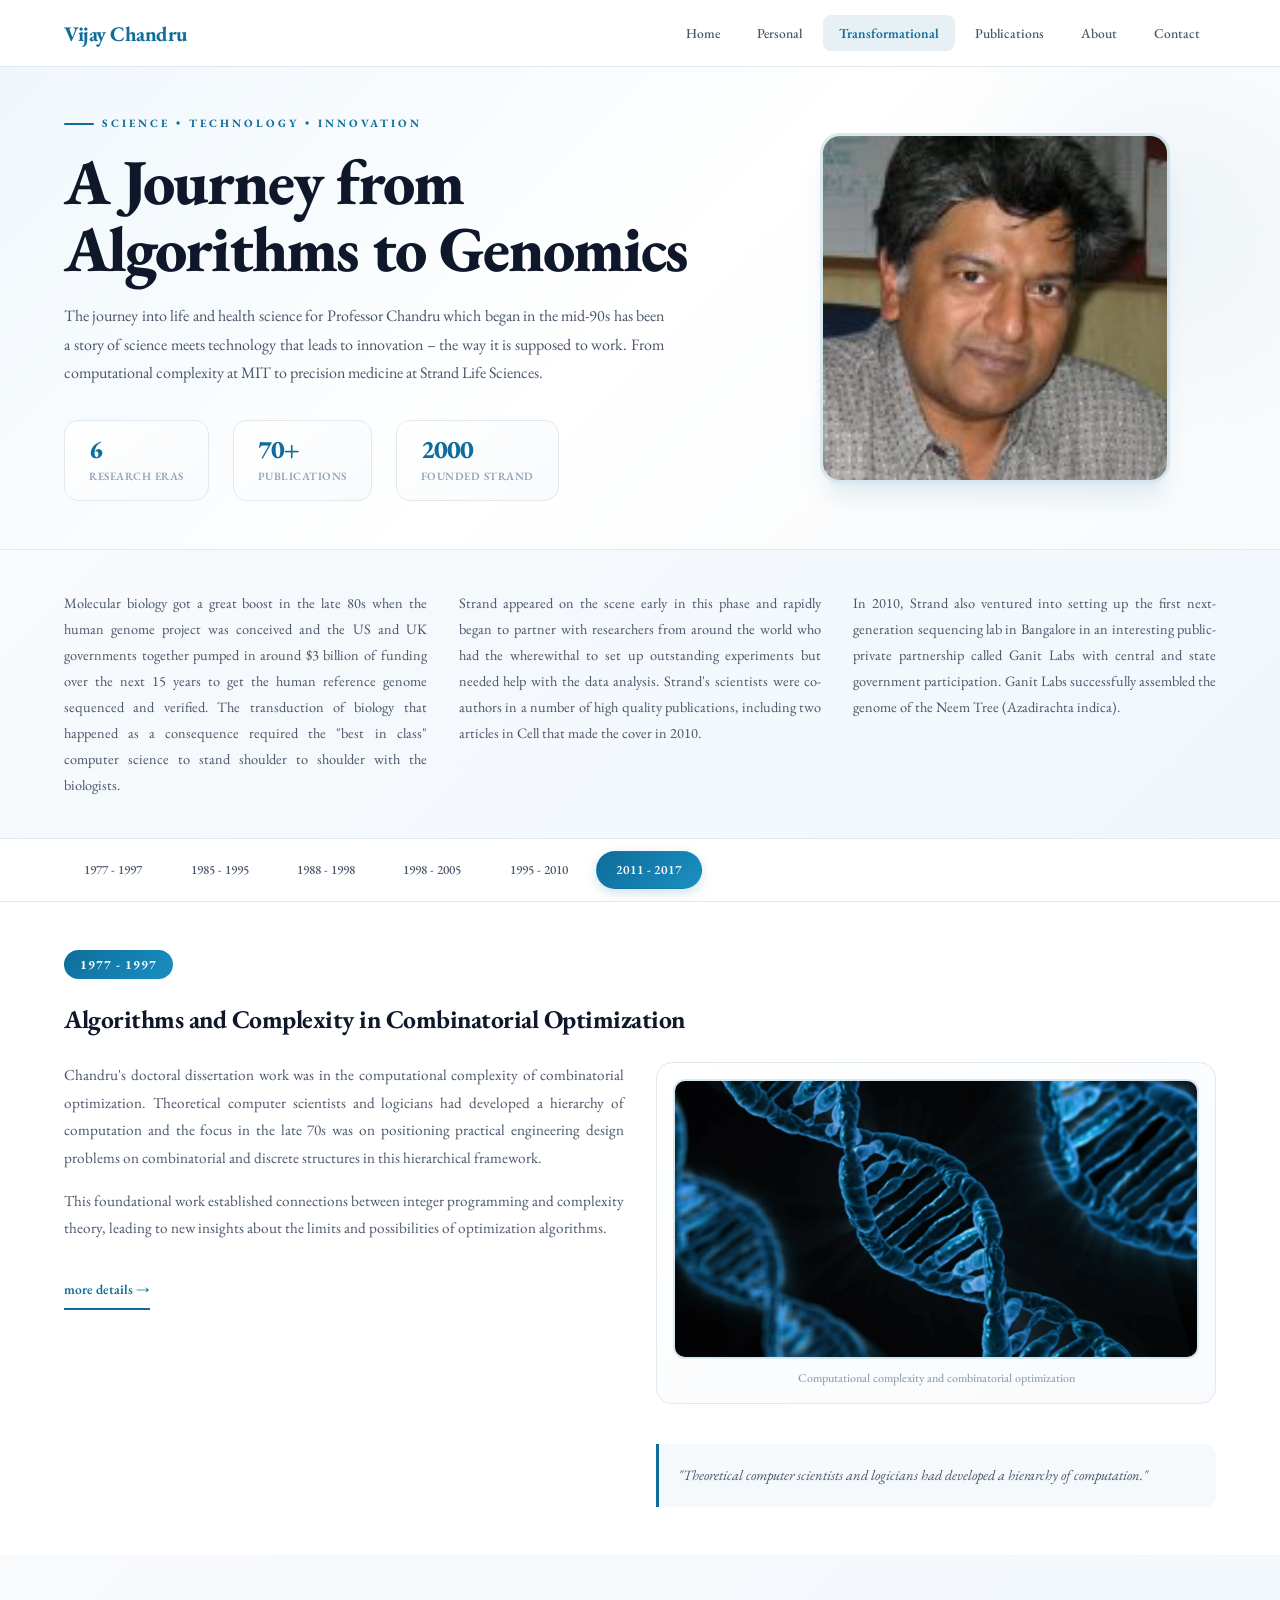
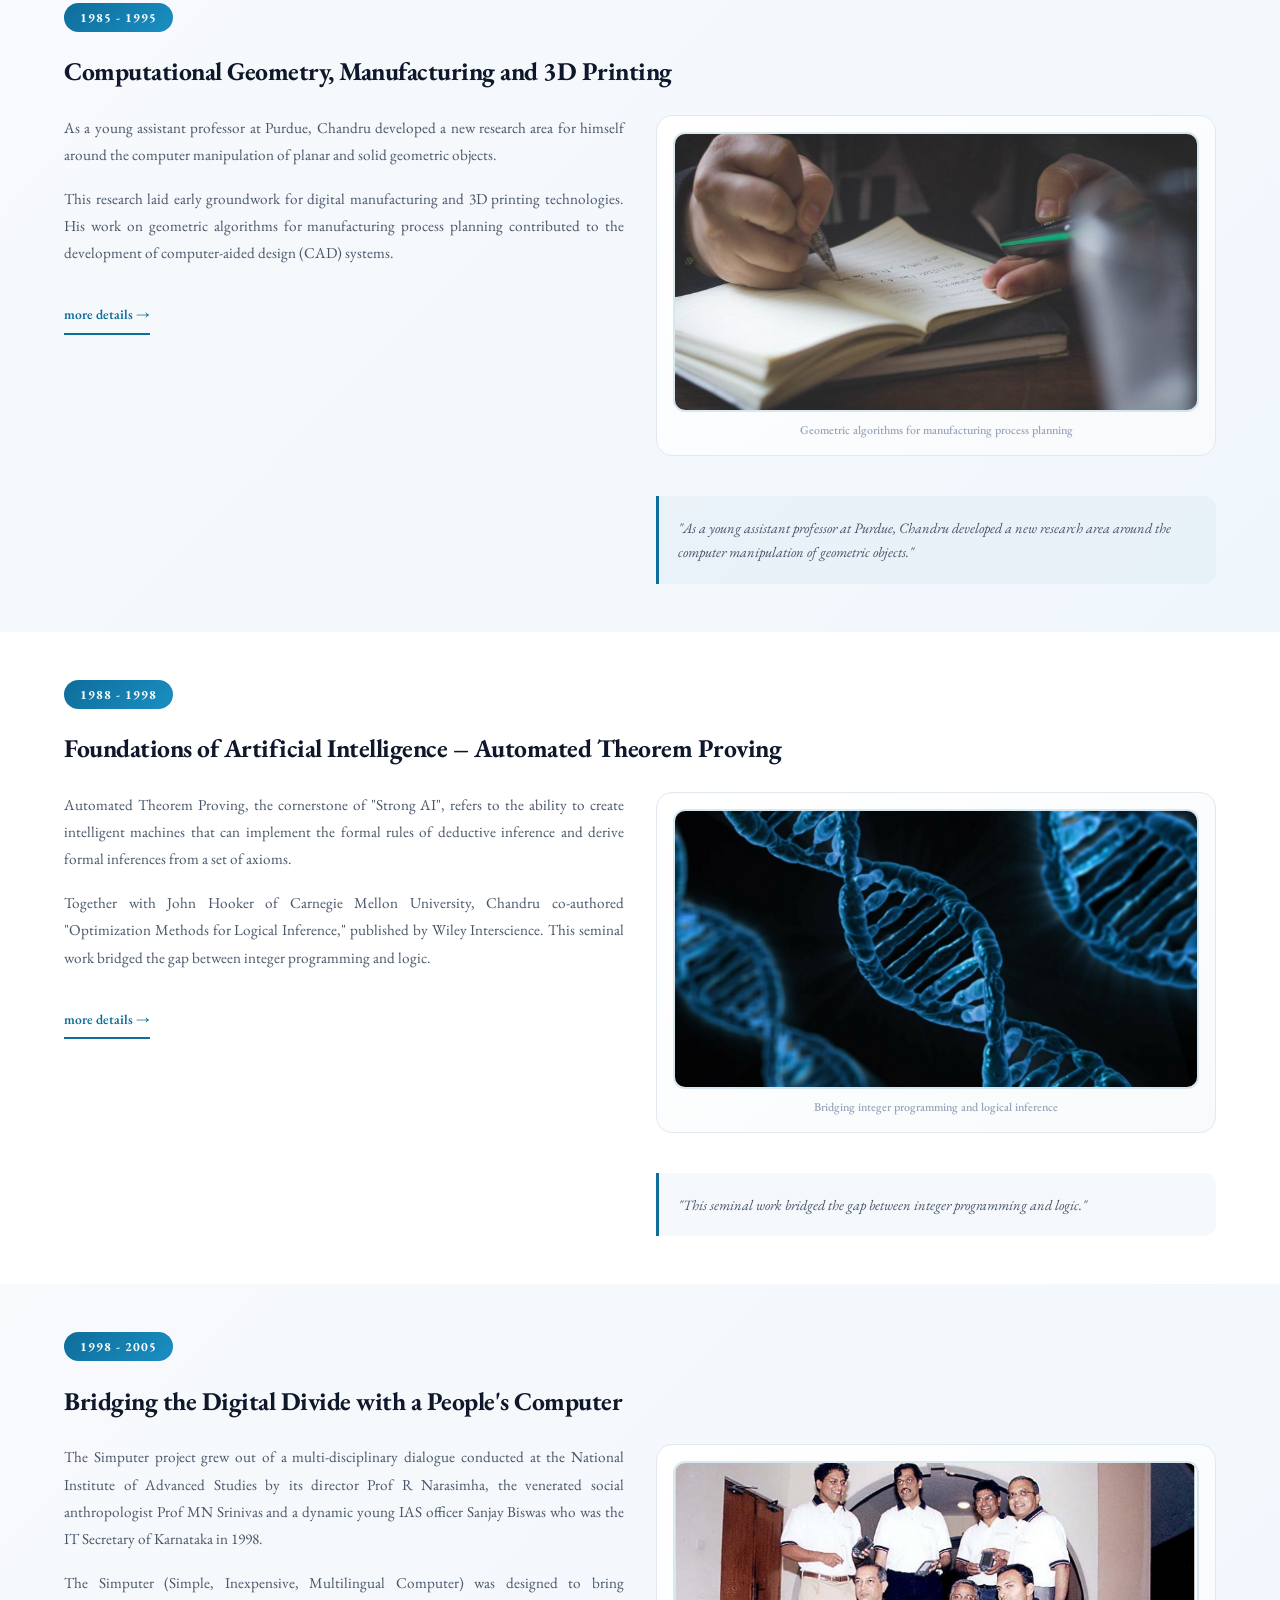
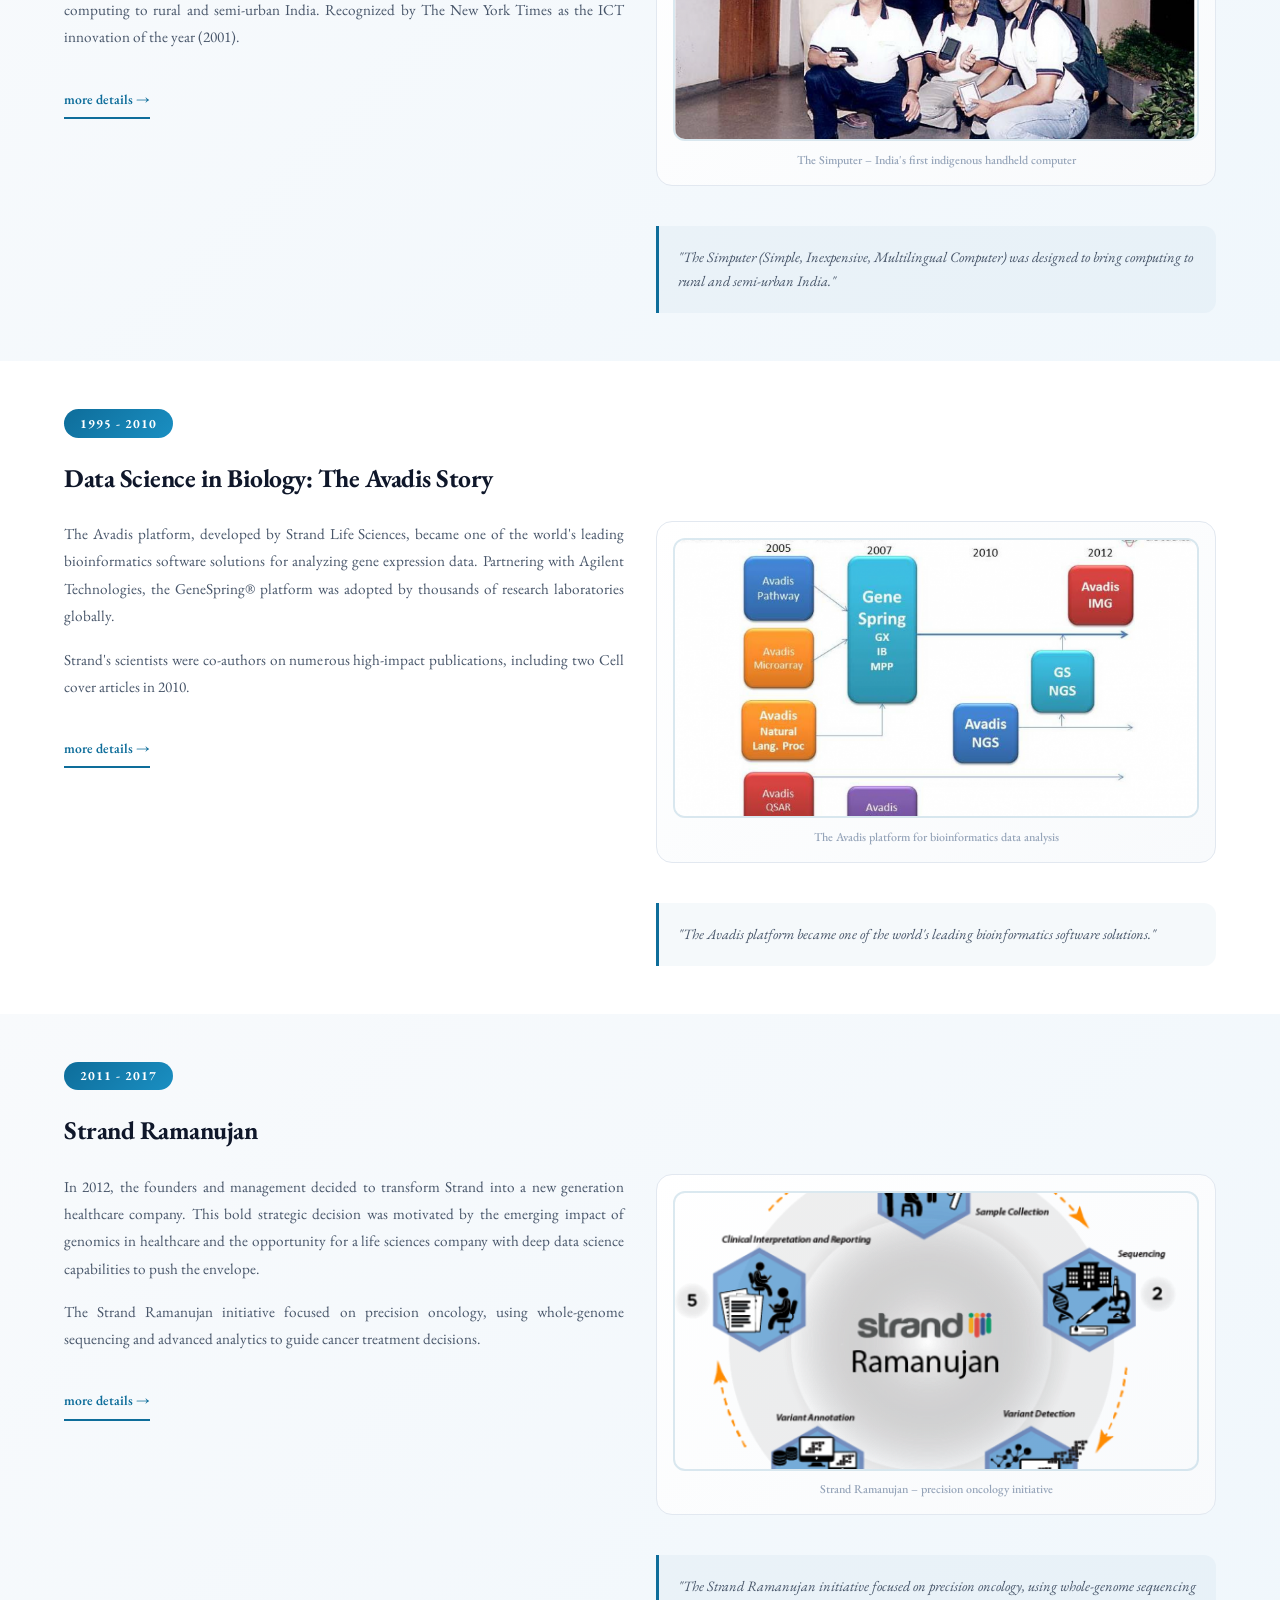
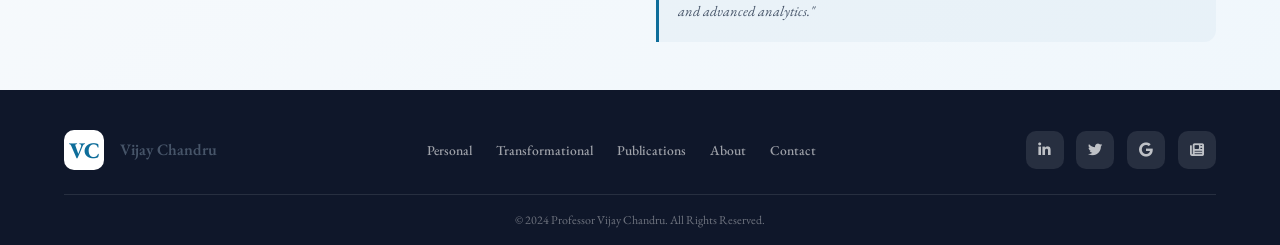
<file: transformational.html>
<!DOCTYPE html>
<html lang="en">
<head>
    <meta charset="UTF-8">
    <meta name="viewport" content="width=device-width, initial-scale=1.0, maximum-scale=5.0">
    <title>Transformational - Vijay Chandru</title>
    <link rel="stylesheet" href="styles.css">
    <link href="https://fonts.googleapis.com/css2?family=EB+Garamond:wght@400;500;600;700;800&display=swap" rel="stylesheet">
    <link rel="stylesheet" href="https://cdnjs.cloudflare.com/ajax/libs/font-awesome/6.4.0/css/all.min.css">
    <base target="">
<base target="">
</head>
<body>
    <div class="page-container transformational-page">

        <nav class="top-nav">
            <a href="index.html" class="logo">Vijay Chandru</a>
            <button class="mobile-menu-btn" aria-label="Toggle menu">
                <span></span>
                <span></span>
                <span></span>
            </button>
            <div class="nav-links">
                <a href="index.html">Home</a>
                <a href="personal.html">Personal</a>
                <a href="transformational.html" class="active">Transformational</a>
                <a href="publications.html">Publications</a>
                <a href="about.html">About</a>
                <a href="contact.html">Contact</a>
            </div>
        </nav>

        <!-- Hero Section - Full Width -->
        <section class="personal-hero">
            <div class="personal-hero-inner">
                <div class="personal-hero-left">
                    <div class="personal-hero-label">SCIENCE • TECHNOLOGY • INNOVATION</div>
                    <h1 class="personal-hero-title">A Journey from<br>Algorithms to Genomics</h1>
                    <p class="personal-hero-desc">The journey into life and health science for Professor Chandru which began in the mid-90s has been a story of science meets technology that leads to innovation – the way it is supposed to work. From computational complexity at MIT to precision medicine at Strand Life Sciences.</p>
                    <div class="personal-hero-stats">
                        <div class="ph-stat">
                            <span class="ph-num">6</span>
                            <span class="ph-text">Research Eras</span>
                        </div>
                        <div class="ph-stat">
                            <span class="ph-num">70+</span>
                            <span class="ph-text">Publications</span>
                        </div>
                        <div class="ph-stat">
                            <span class="ph-num">2000</span>
                            <span class="ph-text">Founded Strand</span>
                        </div>
                    </div>
                </div>
                <div class="personal-hero-right">
                    <div class="personal-hero-image">
                        <img src="Chandru_2007_1-150x150.jpg" alt="Professor Vijay Chandru">
                    </div>
                </div>
            </div>
        </section>

        <!-- Summary Band - Full Width -->
        <section class="summary-band">
            <div class="summary-band-inner">
                <div class="summary-col">
                    <p>Molecular biology got a great boost in the late 80s when the human genome project was conceived and the US and UK governments together pumped in around $3 billion of funding over the next 15 years to get the human reference genome sequenced and verified. The transduction of biology that happened as a consequence required the "best in class" computer science to stand shoulder to shoulder with the biologists.</p>
                </div>
                <div class="summary-col">
                    <p>Strand appeared on the scene early in this phase and rapidly began to partner with researchers from around the world who had the wherewithal to set up outstanding experiments but needed help with the data analysis. Strand's scientists were co-authors in a number of high quality publications, including two articles in Cell that made the cover in 2010.</p>
                </div>
                <div class="summary-col">
                    <p>In 2010, Strand also ventured into setting up the first next-generation sequencing lab in Bangalore in an interesting public-private partnership called Ganit Labs with central and state government participation. Ganit Labs successfully assembled the genome of the Neem Tree (Azadirachta indica).</p>
                </div>
            </div>
        </section>

        <!-- Timeline Nav - Sticky, Horizontal -->
        <div class="timeline-nav-sticky">
            <div class="timeline-nav-scroll">
                <a href="#era1" class="timeline-link active">1977 - 1997</a>
                <a href="#era2" class="timeline-link">1985 - 1995</a>
                <a href="#era3" class="timeline-link">1988 - 1998</a>
                <a href="#era4" class="timeline-link">1998 - 2005</a>
                <a href="#era5" class="timeline-link">1995 - 2010</a>
                <a href="#era6" class="timeline-link">2011 - 2017</a>
            </div>
        </div>

        <!-- Timeline Sections - Full Width -->
        <div class="timeline-fullwidth">
            <section id="era1" class="timeline-section-full animate-in">
                <div class="timeline-section-inner">
                    <div class="timeline-section-header">
                        <span class="year-badge">1977 - 1997</span>
                        <h2>Algorithms and Complexity in Combinatorial Optimization</h2>
                    </div>
                    <div class="timeline-section-body two-col">
                        <div class="col-text">
                            <p>Chandru's doctoral dissertation work was in the computational complexity of combinatorial optimization. Theoretical computer scientists and logicians had developed a hierarchy of computation and the focus in the late 70s was on positioning practical engineering design problems on combinatorial and discrete structures in this hierarchical framework.</p>
                            <p>This foundational work established connections between integer programming and complexity theory, leading to new insights about the limits and possibilities of optimization algorithms.</p>
                            <a href="#" class="details-btn">more details →</a>
                        </div>
                        <div class="col-media">
                            <div class="media-card">
                                <img src="dna-g02956897a_1280.jpg" alt="Algorithms">
                                <div class="media-caption">Computational complexity and combinatorial optimization</div>
                            </div>
                            <div class="side-quote">
                                <p>"Theoretical computer scientists and logicians had developed a hierarchy of computation."</p>
                            </div>
                        </div>
                    </div>
                </div>
            </section>

            <section id="era2" class="timeline-section-full alt animate-in">
                <div class="timeline-section-inner">
                    <div class="timeline-section-header">
                        <span class="year-badge">1985 - 1995</span>
                        <h2>Computational Geometry, Manufacturing and 3D Printing</h2>
                    </div>
                    <div class="timeline-section-body two-col reverse">
                        <div class="col-media">
                            <div class="media-card">
                                <img src="notebook-hand-pen-2178656-768x512.jpg" alt="Geometry">
                                <div class="media-caption">Geometric algorithms for manufacturing process planning</div>
                            </div>
                            <div class="side-quote">
                                <p>"As a young assistant professor at Purdue, Chandru developed a new research area around the computer manipulation of geometric objects."</p>
                            </div>
                        </div>
                        <div class="col-text">
                            <p>As a young assistant professor at Purdue, Chandru developed a new research area for himself around the computer manipulation of planar and solid geometric objects.</p>
                            <p>This research laid early groundwork for digital manufacturing and 3D printing technologies. His work on geometric algorithms for manufacturing process planning contributed to the development of computer-aided design (CAD) systems.</p>
                            <a href="#" class="details-btn">more details →</a>
                        </div>
                    </div>
                </div>
            </section>

            <section id="era3" class="timeline-section-full animate-in">
                <div class="timeline-section-inner">
                    <div class="timeline-section-header">
                        <span class="year-badge">1988 - 1998</span>
                        <h2>Foundations of Artificial Intelligence – Automated Theorem Proving</h2>
                    </div>
                    <div class="timeline-section-body two-col">
                        <div class="col-text">
                            <p>Automated Theorem Proving, the cornerstone of "Strong AI", refers to the ability to create intelligent machines that can implement the formal rules of deductive inference and derive formal inferences from a set of axioms.</p>
                            <p>Together with John Hooker of Carnegie Mellon University, Chandru co-authored "Optimization Methods for Logical Inference," published by Wiley Interscience. This seminal work bridged the gap between integer programming and logic.</p>
                            <a href="#" class="details-btn">more details →</a>
                        </div>
                        <div class="col-media">
                            <div class="media-card">
                                <img src="dna-g02956897a_1280.jpg" alt="AI">
                                <div class="media-caption">Bridging integer programming and logical inference</div>
                            </div>
                            <div class="side-quote">
                                <p>"This seminal work bridged the gap between integer programming and logic."</p>
                            </div>
                        </div>
                    </div>
                </div>
            </section>

            <section id="era4" class="timeline-section-full alt animate-in">
                <div class="timeline-section-inner">
                    <div class="timeline-section-header">
                        <span class="year-badge">1998 - 2005</span>
                        <h2>Bridging the Digital Divide with a People's Computer</h2>
                    </div>
                    <div class="timeline-section-body two-col reverse">
                        <div class="col-media">
                            <div class="media-card">
                                <img src="simputer1-e1654120330995-768x543.png" alt="Simputer">
                                <div class="media-caption">The Simputer – India's first indigenous handheld computer</div>
                            </div>
                            <div class="side-quote">
                                <p>"The Simputer (Simple, Inexpensive, Multilingual Computer) was designed to bring computing to rural and semi-urban India."</p>
                            </div>
                        </div>
                        <div class="col-text">
                            <p>The Simputer project grew out of a multi-disciplinary dialogue conducted at the National Institute of Advanced Studies by its director Prof R Narasimha, the venerated social anthropologist Prof MN Srinivas and a dynamic young IAS officer Sanjay Biswas who was the IT Secretary of Karnataka in 1998.</p>
                            <p>The Simputer (Simple, Inexpensive, Multilingual Computer) was designed to bring computing to rural and semi-urban India. Recognized by The New York Times as the ICT innovation of the year (2001).</p>
                            <a href="#" class="details-btn">more details →</a>
                        </div>
                    </div>
                </div>
            </section>

            <section id="era5" class="timeline-section-full animate-in">
                <div class="timeline-section-inner">
                    <div class="timeline-section-header">
                        <span class="year-badge">1995 - 2010</span>
                        <h2>Data Science in Biology: The Avadis Story</h2>
                    </div>
                    <div class="timeline-section-body two-col">
                        <div class="col-text">
                            <p>The Avadis platform, developed by Strand Life Sciences, became one of the world's leading bioinformatics software solutions for analyzing gene expression data. Partnering with Agilent Technologies, the GeneSpring® platform was adopted by thousands of research laboratories globally.</p>
                            <p>Strand's scientists were co-authors on numerous high-impact publications, including two Cell cover articles in 2010.</p>
                            <a href="#" class="details-btn">more details →</a>
                        </div>
                        <div class="col-media">
                            <div class="media-card">
                                <img src="avadis-768x491.png" alt="Avadis">
                                <div class="media-caption">The Avadis platform for bioinformatics data analysis</div>
                            </div>
                            <div class="side-quote">
                                <p>"The Avadis platform became one of the world's leading bioinformatics software solutions."</p>
                            </div>
                        </div>
                    </div>
                </div>
            </section>

            <section id="era6" class="timeline-section-full alt animate-in">
                <div class="timeline-section-inner">
                    <div class="timeline-section-header">
                        <span class="year-badge">2011 - 2017</span>
                        <h2>Strand Ramanujan</h2>
                    </div>
                    <div class="timeline-section-body two-col reverse">
                        <div class="col-media">
                            <div class="media-card">
                                <img src="strand1-e1649758931403.png" alt="Strand">
                                <div class="media-caption">Strand Ramanujan – precision oncology initiative</div>
                            </div>
                            <div class="side-quote">
                                <p>"The Strand Ramanujan initiative focused on precision oncology, using whole-genome sequencing and advanced analytics."</p>
                            </div>
                        </div>
                        <div class="col-text">
                            <p>In 2012, the founders and management decided to transform Strand into a new generation healthcare company. This bold strategic decision was motivated by the emerging impact of genomics in healthcare and the opportunity for a life sciences company with deep data science capabilities to push the envelope.</p>
                            <p>The Strand Ramanujan initiative focused on precision oncology, using whole-genome sequencing and advanced analytics to guide cancer treatment decisions.</p>
                            <a href="#" class="details-btn">more details →</a>
                        </div>
                    </div>
                </div>
            </section>
        </div>

        <footer class="footer-dense">
            <div class="footer-inner">
                <div class="footer-brand">
                    <span class="footer-logo">VC</span>
                    <p>Vijay Chandru</p>
                </div>
                <div class="footer-links">
                    <a href="personal.html">Personal</a>
                    <a href="transformational.html">Transformational</a>
                    <a href="publications.html">Publications</a>
                    <a href="about.html">About</a>
                    <a href="contact.html">Contact</a>
                </div>
                <div class="footer-social">
                    <a href="#" aria-label="LinkedIn"><i class="fab fa-linkedin-in"></i></a>
                    <a href="#" aria-label="Twitter / X"><i class="fab fa-twitter"></i></a>
                    <a href="#" aria-label="Google Scholar"><i class="fab fa-google"></i></a>
                    <a href="#" aria-label="News"><i class="fas fa-newspaper"></i></a>
                </div>
            </div>
            <div class="footer-bottom">
                <p>© 2024 Professor Vijay Chandru. All Rights Reserved.</p>
            </div>
        </footer>
    </div>
    <script src="script.js"></script>

<script>
// ===== TIMELINE NAV ACTIVE STATE ON SCROLL =====
(function() {
    const navLinks = document.querySelectorAll('.timeline-nav-sticky .timeline-link');
    const sections = document.querySelectorAll('.timeline-section-full');

    if (!navLinks.length || !sections.length) return;

    // Map section IDs to their corresponding nav link
    const sectionToLink = {};
    navLinks.forEach(link => {
        const href = link.getAttribute('href');
        if (href && href.startsWith('#')) {
            sectionToLink[href.slice(1)] = link;
        }
    });

    // IntersectionObserver to detect which section is most visible
    const observerOptions = {
        root: null,
        rootMargin: '-20% 0px -60% 0px',  // Trigger when section is near top of viewport
        threshold: 0
    };

    let currentActiveId = null;

    const observer = new IntersectionObserver((entries) => {
        entries.forEach(entry => {
            if (entry.isIntersecting) {
                const id = entry.target.id;
                if (currentActiveId !== id) {
                    currentActiveId = id;
                    // Remove active from all links
                    navLinks.forEach(link => link.classList.remove('active'));
                    // Add active to current link
                    const activeLink = sectionToLink[id];
                    if (activeLink) {
                        activeLink.classList.add('active');
                        // Scroll the nav link into view if needed
                        activeLink.scrollIntoView({ behavior: 'smooth', inline: 'center', block: 'nearest' });
                    }
                }
            }
        });
    }, observerOptions);

    sections.forEach(section => observer.observe(section));

    // Smooth scroll on click + update active immediately
    navLinks.forEach(link => {
        link.addEventListener('click', function(e) {
            e.preventDefault();
            const href = this.getAttribute('href');
            if (!href) return;

            const target = document.querySelector(href);
            if (target) {
                // Update active immediately on click
                navLinks.forEach(l => l.classList.remove('active'));
                this.classList.add('active');
                currentActiveId = href.slice(1);

                // Smooth scroll with offset for sticky nav
                const navHeight = document.querySelector('.timeline-nav-sticky').offsetHeight;
                const topNavHeight = document.querySelector('.top-nav').offsetHeight;
                const offset = navHeight + topNavHeight + 20;
                const targetPosition = target.getBoundingClientRect().top + window.pageYOffset - offset;

                window.scrollTo({
                    top: targetPosition,
                    behavior: 'smooth'
                });
            }
        });
    });
})();
</script>

</body>
</html>
</file>
<file: styles.css>
/* styles.css - 2026 Modern Design for Vijay Chandru Website */

* {
    margin: 0;
    padding: 0;
    box-sizing: border-box;
}

:root {
    --primary: #0E6D9A;
    --primary-dark: #0a5a7e;
    --primary-light: #1a8fc2;
    --bg: #ffffff;
    --bg-warm: #f8fafc;
    --bg-cool: #f0f7fc;
    --text: #0f172a;
    --text-secondary: #475569;
    --text-muted: #94a3b8;
    --border: #e2e8f0;
    --glass: rgba(255, 255, 255, 0.9);
    --shadow-sm: 0 1px 2px rgba(14, 109, 154, 0.05);
    --shadow: 0 4px 6px -1px rgba(14, 109, 154, 0.08), 0 2px 4px -2px rgba(14, 109, 154, 0.04);
    --shadow-lg: 0 10px 15px -3px rgba(14, 109, 154, 0.1), 0 4px 6px -4px rgba(14, 109, 154, 0.05);
    --shadow-xl: 0 20px 25px -5px rgba(14, 109, 154, 0.1), 0 8px 10px -6px rgba(14, 109, 154, 0.04);
}

html {
    scroll-behavior: smooth;
}

body {
    font-family: 'EB Garamond', 'Times New Roman', Georgia, serif;
    background-color: var(--bg);
    color: var(--text);
    line-height: 1.5;
    overflow-x: hidden;
    font-size: 16px;
    -webkit-font-smoothing: antialiased;
}

/* ===== NAVIGATION ===== */
.top-nav {
    position: sticky;
    top: 0;
    z-index: 100;
    display: flex;
    justify-content: space-between;
    align-items: center;
    padding: 0.8rem 5%;
    background: var(--glass);
    backdrop-filter: blur(20px);
    -webkit-backdrop-filter: blur(20px);
    border-bottom: 1px solid var(--border);
    flex-wrap: wrap;
}

.logo {
    font-size: 1.3rem;
    font-weight: 700;
    letter-spacing: -0.5px;
    color: var(--primary);
    text-decoration: none;
    transition: all 0.3s cubic-bezier(0.4, 0, 0.2, 1);
    padding: 0.3rem 0;
}

.logo:hover {
    opacity: 0.8;
}

.nav-links {
    display: flex;
    gap: 0.3rem;
}

.nav-links a {
    color: var(--text-secondary);
    text-decoration: none;
    font-size: 0.85rem;
    font-weight: 500;
    padding: 0.5rem 1rem;
    border-radius: 8px;
    transition: all 0.3s ease;
    position: relative;
}

.nav-links a:hover {
    color: var(--primary);
    background: rgba(14, 109, 154, 0.06);
}

.nav-links a.active {
    color: var(--primary);
    background: rgba(14, 109, 154, 0.1);
    font-weight: 600;
}

.mobile-menu-btn {
    display: none;
    background: none;
    border: none;
    cursor: pointer;
    flex-direction: column;
    gap: 4px;
    padding: 0.5rem;
    width: 40px;
    height: 40px;
    align-items: center;
    justify-content: center;
    border-radius: 8px;
    transition: background 0.3s ease;
}

.mobile-menu-btn:hover {
    background: rgba(14, 109, 154, 0.08);
}

.mobile-menu-btn span {
    width: 22px;
    height: 2.5px;
    background: var(--primary);
    border-radius: 2px;
    transition: 0.3s;
    display: block;
}

/* ===== HERO - UNIFIED ===== */
.hero-unified {
    min-height: calc(100vh - 60px);
    position: relative;
    background: linear-gradient(135deg, var(--bg-cool) 0%, var(--bg) 40%, var(--bg-warm) 100%);
    overflow: hidden;
    display: flex;
    align-items: center;
    padding: 3rem 5%;
}

.hero-bg-pattern {
    position: absolute;
    top: 0;
    left: 0;
    width: 100%;
    height: 100%;
    background-image: 
        radial-gradient(circle at 20% 30%, rgba(14, 109, 154, 0.06) 0%, transparent 50%),
        radial-gradient(circle at 80% 70%, rgba(14, 109, 154, 0.04) 0%, transparent 50%);
    pointer-events: none;
}

.hero-inner {
    position: relative;
    z-index: 2;
    max-width: 1400px;
    margin: 0 auto;
    width: 100%;
    display: grid;
    grid-template-columns: 1.1fr 1fr;
    gap: 4rem;
    align-items: center;
}

.hero-left {
    padding: 1rem 0;
}

.hero-label {
    font-size: 0.7rem;
    font-weight: 700;
    letter-spacing: 3px;
    color: var(--primary);
    margin-bottom: 1.2rem;
    text-transform: uppercase;
    display: flex;
    align-items: center;
    gap: 0.5rem;
}

.hero-label::before {
    content: '';
    width: 30px;
    height: 2px;
    background: var(--primary);
    border-radius: 1px;
}

.hero-name {
    font-size: clamp(3rem, 7vw, 6rem);
    font-weight: 900;
    line-height: 0.95;
    letter-spacing: -3px;
    color: var(--text);
    margin-bottom: 1.5rem;
}

.hero-mission {
    display: flex;
    align-items: center;
    gap: 0.6rem;
    margin-bottom: 1.5rem;
    flex-wrap: wrap;
}

.mission-word {
    font-size: clamp(1rem, 2vw, 1.4rem);
    font-weight: 800;
    background: linear-gradient(135deg, var(--primary), var(--primary-light));
    -webkit-background-clip: text;
    -webkit-text-fill-color: transparent;
    background-clip: text;
    letter-spacing: 1px;
}

.mission-sep {
    color: var(--primary);
    font-size: 1.2rem;
    font-weight: 300;
    opacity: 0.6;
}

.hero-desc {
    font-size: 1rem;
    color: var(--text-secondary);
    max-width: 520px;
    margin-bottom: 2rem;
    line-height: 1.8;
    text-align: justify;
}

.hero-cta {
    display: flex;
    gap: 1rem;
    flex-wrap: wrap;
}

.btn-primary {
    display: inline-flex;
    align-items: center;
    justify-content: center;
    gap: 0.5rem;
    background: linear-gradient(135deg, var(--primary), var(--primary-light));
    color: white;
    padding: 1rem 2rem;
    border-radius: 12px;
    text-decoration: none;
    font-weight: 600;
    font-size: 0.9rem;
    transition: all 0.3s cubic-bezier(0.4, 0, 0.2, 1);
    border: none;
    cursor: pointer;
    box-shadow: 0 8px 20px rgba(14, 109, 154, 0.25);
    white-space: nowrap;
}

.btn-primary:hover {
    transform: translateY(-3px);
    box-shadow: 0 15px 35px rgba(14, 109, 154, 0.3);
    gap: 0.8rem;
}

.btn-secondary {
    display: inline-flex;
    align-items: center;
    justify-content: center;
    gap: 0.5rem;
    background: transparent;
    color: var(--primary);
    padding: 1rem 2rem;
    border-radius: 12px;
    text-decoration: none;
    font-weight: 600;
    font-size: 0.9rem;
    transition: all 0.3s ease;
    border: 2px solid rgba(14, 109, 154, 0.2);
    white-space: nowrap;
}

.btn-secondary:hover {
    background: rgba(14, 109, 154, 0.08);
    border-color: var(--primary);
    transform: translateY(-2px);
}

/* ===== COUNTDOWN PANEL ===== */
.hero-right {
    display: flex;
    flex-direction: column;
    gap: 1.2rem;
}

.countdown-panel {
    background: linear-gradient(145deg, var(--bg), var(--bg-warm));
    border: 1px solid var(--border);
    border-radius: 24px;
    padding: 1.8rem;
    box-shadow: var(--shadow-xl);
    position: relative;
    overflow: hidden;
}

.countdown-panel::before {
    content: '';
    position: absolute;
    top: 0;
    left: 0;
    width: 100%;
    height: 4px;
    background: linear-gradient(90deg, var(--primary), var(--primary-light));
}

.countdown-header {
    display: flex;
    align-items: center;
    gap: 0.6rem;
    margin-bottom: 1.2rem;
    padding-bottom: 0.8rem;
    border-bottom: 1px solid var(--border);
}

.countdown-header i {
    font-size: 1rem;
    color: var(--primary);
}

.countdown-header span {
    font-size: 0.7rem;
    font-weight: 700;
    letter-spacing: 2px;
    color: var(--primary);
    text-transform: uppercase;
}

.countdown-grid {
    display: grid;
    grid-template-columns: repeat(4, 1fr);
    gap: 0.6rem;
    margin-bottom: 1.2rem;
}

.countdown-cell {
    text-align: center;
    padding: 1rem 0.3rem;
    background: linear-gradient(145deg, var(--bg-cool), var(--bg));
    border-radius: 14px;
    border: 1px solid var(--border);
    transition: all 0.3s ease;
    position: relative;
}

.countdown-cell:hover {
    transform: translateY(-4px);
    box-shadow: var(--shadow-lg);
    border-color: rgba(14, 109, 154, 0.3);
}

.countdown-cell::after {
    content: '';
    position: absolute;
    bottom: 0;
    left: 10%;
    width: 80%;
    height: 3px;
    background: linear-gradient(90deg, var(--primary), var(--primary-light));
    border-radius: 2px;
    opacity: 0;
    transition: opacity 0.3s ease;
}

.countdown-cell:hover::after {
    opacity: 1;
}

.count-num {
    display: block;
    font-size: 2.2rem;
    font-weight: 900;
    color: var(--primary);
    line-height: 1;
    font-family: 'EB Garamond', 'Courier New', monospace;
    letter-spacing: -1px;
    margin-bottom: 0.3rem;
}

.count-label {
    font-size: 0.6rem;
    font-weight: 700;
    color: var(--text-muted);
    letter-spacing: 1.5px;
    text-transform: uppercase;
}

.countdown-progress {
    margin-top: 0.3rem;
}

.progress-bar {
    width: 100%;
    height: 5px;
    background: var(--border);
    border-radius: 3px;
    overflow: hidden;
    margin-bottom: 0.4rem;
}

.progress-fill {
    height: 100%;
    background: linear-gradient(90deg, var(--primary), var(--primary-light));
    border-radius: 3px;
    transition: width 1s ease;
}

.progress-text {
    font-size: 0.7rem;
    color: var(--text-muted);
    font-weight: 500;
    display: block;
    text-align: center;
}

/* Hero Stats Row */
.hero-stats-row {
    display: grid;
    grid-template-columns: repeat(3, 1fr);
    gap: 0.8rem;
}

.hero-stat {
    display: flex;
    align-items: center;
    gap: 0.7rem;
    background: linear-gradient(145deg, var(--bg), var(--bg-warm));
    padding: 0.9rem 1rem;
    border-radius: 14px;
    border: 1px solid var(--border);
    transition: all 0.3s ease;
}

.hero-stat:hover {
    transform: translateY(-3px);
    box-shadow: var(--shadow);
    border-color: rgba(14, 109, 154, 0.2);
}

.hero-stat i {
    font-size: 1.1rem;
    color: var(--primary);
    width: 36px;
    height: 36px;
    display: flex;
    align-items: center;
    justify-content: center;
    background: rgba(14, 109, 154, 0.08);
    border-radius: 10px;
    flex-shrink: 0;
}

.hero-stat div {
    display: flex;
    flex-direction: column;
    min-width: 0;
}

.st-num {
    font-size: 1.2rem;
    font-weight: 800;
    color: var(--text);
    line-height: 1;
}

.st-text {
    font-size: 0.65rem;
    color: var(--text-muted);
    font-weight: 600;
    letter-spacing: 0.5px;
    text-transform: uppercase;
}

/* ===== BENTO - EQUAL 3×2 GRID ===== */
.bento-fullwidth {
    padding: 4rem 0;
    background: var(--bg);
    width: 100%;
}

.bento-header {
    text-align: center;
    margin-bottom: 2.5rem;
    padding: 0 5%;
}

.section-label {
    font-size: 0.7rem;
    font-weight: 700;
    letter-spacing: 4px;
    color: var(--primary);
    text-transform: uppercase;
    margin-bottom: 0.8rem;
    display: block;
}

.bento-header h2 {
    font-size: clamp(1.8rem, 3.5vw, 2.8rem);
    font-weight: 800;
    letter-spacing: -1px;
    color: var(--text);
    line-height: 1.15;
}

.accent {
    background: linear-gradient(135deg, var(--primary), var(--primary-light));
    -webkit-background-clip: text;
    -webkit-text-fill-color: transparent;
    background-clip: text;
}

.bento-grid-equal {
    display: grid;
    grid-template-columns: repeat(3, 1fr);
    grid-auto-rows: 1fr;
    gap: 1rem;
    padding: 0 5%;
    max-width: 1400px;
    margin: 0 auto;
}

.bento-card-equal {
    background: linear-gradient(145deg, var(--bg-warm), var(--bg));
    border: 1px solid var(--border);
    border-radius: 20px;
    padding: 1.6rem;
    transition: all 0.4s cubic-bezier(0.4, 0, 0.2, 1);
    position: relative;
    overflow: hidden;
    display: flex;
    flex-direction: column;
    height: 100%;
}

.bento-hover-line {
    position: absolute;
    top: 0;
    left: 0;
    width: 100%;
    height: 3px;
    background: linear-gradient(90deg, var(--primary), var(--primary-light));
    transform: scaleX(0);
    transform-origin: left;
    transition: transform 0.4s ease;
}

.bento-card-equal:hover .bento-hover-line {
    transform: scaleX(1);
}

.bento-card-equal:hover {
    transform: translateY(-5px);
    box-shadow: var(--shadow-xl);
    border-color: rgba(14, 109, 154, 0.2);
}

.bento-top {
    display: flex;
    justify-content: space-between;
    align-items: center;
    margin-bottom: 1rem;
}

.bento-icon {
    width: 42px;
    height: 42px;
    background: linear-gradient(135deg, rgba(14, 109, 154, 0.1), rgba(14, 109, 154, 0.05));
    border-radius: 12px;
    display: flex;
    align-items: center;
    justify-content: center;
    transition: all 0.3s ease;
    flex-shrink: 0;
}

.bento-card-equal:hover .bento-icon {
    background: linear-gradient(135deg, var(--primary), var(--primary-light));
    transform: scale(1.1);
}

.bento-icon i {
    font-size: 1.2rem;
    color: var(--primary);
    transition: color 0.3s ease;
}

.bento-card-equal:hover .bento-icon i {
    color: white;
}

.bento-tag {
    padding: 0.25rem 0.7rem;
    background: rgba(14, 109, 154, 0.08);
    color: var(--primary);
    font-size: 0.6rem;
    font-weight: 700;
    border-radius: 20px;
    letter-spacing: 1px;
    text-transform: uppercase;
    flex-shrink: 0;
}

.bento-card-equal h3 {
    font-size: 1.15rem;
    font-weight: 700;
    color: var(--text);
    margin-bottom: 0.6rem;
}

.bento-card-equal p {
    font-size: 0.88rem;
    color: var(--text-secondary);
    line-height: 1.7;
    flex-grow: 1;
    text-align: justify;
    margin-bottom: 0.5rem;
}

.bento-link {
    display: inline-flex;
    align-items: center;
    gap: 0.4rem;
    color: var(--primary);
    text-decoration: none;
    font-weight: 600;
    font-size: 0.8rem;
    margin-top: auto;
    padding-top: 0.5rem;
    transition: gap 0.3s ease;
}

.bento-link:hover {
    gap: 0.7rem;
}

/* ===== MISSION BAND ===== */
.mission-band {
    background: linear-gradient(135deg, var(--bg-cool), var(--bg-warm));
    padding: 4rem 5%;
    position: relative;
    overflow: hidden;
}

.mission-band::before {
    content: '';
    position: absolute;
    top: 0;
    right: 0;
    width: 400px;
    height: 400px;
    background: radial-gradient(circle, rgba(14, 109, 154, 0.05) 0%, transparent 70%);
}

.mission-band-inner {
    max-width: 1200px;
    margin: 0 auto;
    display: grid;
    grid-template-columns: 1fr 1.3fr;
    gap: 4rem;
    align-items: start;
    position: relative;
    z-index: 1;
}

.mission-band-left h2 {
    font-size: clamp(1.8rem, 3.5vw, 2.8rem);
    font-weight: 800;
    letter-spacing: -1px;
    line-height: 1.15;
    color: var(--text);
}

.gradient-text {
    background: linear-gradient(135deg, var(--primary), var(--primary-light));
    -webkit-background-clip: text;
    -webkit-text-fill-color: transparent;
    background-clip: text;
}

.mission-band-right p {
    font-size: 0.95rem;
    color: var(--text-secondary);
    line-height: 1.8;
    margin-bottom: 1rem;
    text-align: justify;
}

.text-link {
    display: inline-flex;
    align-items: center;
    gap: 0.5rem;
    color: var(--primary);
    text-decoration: none;
    font-weight: 600;
    font-size: 0.85rem;
    margin-top: 0.5rem;
    transition: gap 0.3s ease;
}

.text-link:hover {
    gap: 0.8rem;
}

/* ===== NEWS BAND ===== */
.news-band {
    padding: 3rem 5%;
    background: var(--bg);
}

.news-band-inner {
    max-width: 800px;
    margin: 0 auto;
    background: linear-gradient(145deg, var(--bg-warm), var(--bg-cool));
    border: 1px solid var(--border);
    border-radius: 24px;
    padding: 2.5rem;
    text-align: center;
    position: relative;
    overflow: hidden;
    transition: all 0.4s ease;
}

.news-band-inner:hover {
    box-shadow: var(--shadow-xl);
    transform: translateY(-3px);
}

.news-band-inner::before {
    content: '';
    position: absolute;
    top: 0;
    left: 0;
    width: 100%;
    height: 4px;
    background: linear-gradient(90deg, var(--primary), var(--primary-light));
}

.news-badge-pill {
    display: inline-block;
    padding: 0.4rem 1rem;
    background: linear-gradient(135deg, var(--primary), var(--primary-light));
    color: white;
    font-size: 0.7rem;
    font-weight: 700;
    letter-spacing: 2px;
    text-transform: uppercase;
    border-radius: 20px;
    margin-bottom: 1rem;
}

.news-band-inner h3 {
    font-size: 1.5rem;
    font-weight: 700;
    color: var(--text);
    margin-bottom: 0.5rem;
}

.news-band-inner p {
    color: var(--text-secondary);
    font-size: 0.9rem;
    margin-bottom: 1.5rem;
    max-width: 500px;
    margin-left: auto;
    margin-right: auto;
    text-align: justify;
}

/* ===== PERSONAL PAGE - FULL WIDTH HERO ===== */
.personal-hero {
    background: linear-gradient(135deg, var(--bg-cool) 0%, var(--bg) 50%, var(--bg-warm) 100%);
    padding: 3rem 5%;
    position: relative;
    overflow: hidden;
    min-height: auto;
}

.personal-hero::before {
    content: '';
    position: absolute;
    top: -20%;
    right: -10%;
    width: 500px;
    height: 500px;
    background: radial-gradient(circle, rgba(14, 109, 154, 0.06) 0%, transparent 70%);
    border-radius: 50%;
}

.personal-hero-inner {
    max-width: 1400px;
    margin: 0 auto;
    display: grid;
    grid-template-columns: 1.2fr 0.8fr;
    gap: 3rem;
    align-items: center;
    position: relative;
    z-index: 1;
}

.personal-hero-label {
    font-size: 0.7rem;
    font-weight: 700;
    letter-spacing: 3px;
    color: var(--primary);
    text-transform: uppercase;
    margin-bottom: 1rem;
    display: flex;
    align-items: center;
    gap: 0.5rem;
}

.personal-hero-label::before {
    content: '';
    width: 30px;
    height: 2px;
    background: var(--primary);
    border-radius: 1px;
}

.personal-hero-title {
    font-size: clamp(2.5rem, 5vw, 4rem);
    font-weight: 900;
    line-height: 1.05;
    letter-spacing: -2px;
    color: var(--text);
    margin-bottom: 1.2rem;
}

.personal-hero-desc {
    font-size: 1rem;
    color: var(--text-secondary);
    line-height: 1.8;
    max-width: 600px;
    margin-bottom: 2rem;
    text-align: justify;
}

.personal-hero-stats {
    display: flex;
    gap: 1.5rem;
    flex-wrap: wrap;
}

.ph-stat {
    display: flex;
    flex-direction: column;
    padding: 1rem 1.5rem;
    background: linear-gradient(145deg, var(--bg), var(--bg-warm));
    border: 1px solid var(--border);
    border-radius: 14px;
    min-width: 100px;
    transition: all 0.3s ease;
}

.ph-stat:hover {
    transform: translateY(-3px);
    box-shadow: var(--shadow);
    border-color: rgba(14, 109, 154, 0.2);
}

.ph-num {
    font-size: 1.6rem;
    font-weight: 800;
    color: var(--primary);
    line-height: 1;
    letter-spacing: -1px;
}

.ph-text {
    font-size: 0.7rem;
    font-weight: 600;
    color: var(--text-muted);
    letter-spacing: 0.5px;
    text-transform: uppercase;
    margin-top: 0.3rem;
}

.personal-hero-image {
    display: flex;
    justify-content: center;
    align-items: center;
}

.personal-hero-image img {
    width: 100%;
    max-width: 350px;
    border-radius: 20px;
    border: 3px solid rgba(14, 109, 154, 0.15);
    box-shadow: var(--shadow-xl);
    transition: all 0.4s ease;
}

.personal-hero-image img:hover {
    transform: scale(1.02);
    border-color: rgba(14, 109, 154, 0.3);
}

/* ===== SUMMARY BAND - DENSE 3-COLUMN ===== */
.summary-band {
    background: linear-gradient(135deg, var(--bg-warm), var(--bg-cool));
    padding: 2.5rem 5%;
    border-top: 1px solid var(--border);
    border-bottom: 1px solid var(--border);
}

.summary-band-inner {
    max-width: 1400px;
    margin: 0 auto;
    display: grid;
    grid-template-columns: repeat(3, 1fr);
    gap: 2rem;
}

.summary-col p {
    font-size: 0.9rem;
    color: var(--text-secondary);
    line-height: 1.8;
    text-align: justify;
    margin: 0;
}

/* ===== TIMELINE NAV - STICKY HORIZONTAL ===== */
.timeline-nav-sticky {
    position: sticky;
    top: 60px;
    z-index: 50;
    background: var(--glass);
    backdrop-filter: blur(20px);
    -webkit-backdrop-filter: blur(20px);
    border-bottom: 1px solid var(--border);
    padding: 0.8rem 5%;
    overflow-x: auto;
    -webkit-overflow-scrolling: touch;
    scrollbar-width: none;
}

.timeline-nav-sticky::-webkit-scrollbar {
    display: none;
}

.timeline-nav-scroll {
    display: flex;
    gap: 0.5rem;
    max-width: 1400px;
    margin: 0 auto;
    flex-wrap: nowrap;
    min-width: max-content;
}

.timeline-nav-scroll .timeline-link {
    padding: 0.5rem 1.2rem;
    border-radius: 20px;
    font-size: 0.8rem;
    font-weight: 500;
    white-space: nowrap;
    transition: all 0.3s ease;
    text-decoration: none;
    color: var(--text-secondary);
    border: 1px solid transparent;
}

.timeline-nav-scroll .timeline-link:hover {
    background: rgba(14, 109, 154, 0.06);
    color: var(--primary);
}

.timeline-nav-scroll .timeline-link.active {
    background: linear-gradient(135deg, var(--primary), var(--primary-light));
    color: white;
    font-weight: 600;
    box-shadow: 0 4px 12px rgba(14, 109, 154, 0.2);
}

/* ===== TIMELINE FULLWIDTH ===== */
.timeline-fullwidth {
    width: 100%;
}

.timeline-section-full {
    padding: 3rem 5%;
    position: relative;
    transition: all 0.4s ease;
}

.timeline-section-full.alt {
    background: linear-gradient(135deg, var(--bg-warm), var(--bg-cool));
}

.timeline-section-full:not(.alt) {
    background: var(--bg);
}

.timeline-section-inner {
    max-width: 1400px;
    margin: 0 auto;
}

.timeline-section-header {
    margin-bottom: 1.5rem;
}

.timeline-section-header h2 {
    font-size: 1.6rem;
    font-weight: 700;
    color: var(--text);
    margin-top: 0.5rem;
    letter-spacing: -0.5px;
}

.timeline-section-body {
    display: grid;
    grid-template-columns: 1fr 1fr;
    gap: 2.5rem;
    align-items: start;
}

.timeline-section-body .col-text p {
    font-size: 0.95rem;
    line-height: 1.8;
    color: var(--text-secondary);
    text-align: justify;
    margin-bottom: 1rem;
}

/* ===== ANIMATIONS ===== */
@keyframes fadeInUp {
    from {
        opacity: 0;
        transform: translateY(40px);
    }
    to {
        opacity: 1;
        transform: translateY(0);
    }
}

@keyframes fadeInLeft {
    from {
        opacity: 0;
        transform: translateX(-30px);
    }
    to {
        opacity: 1;
        transform: translateX(0);
    }
}

@keyframes fadeInRight {
    from {
        opacity: 0;
        transform: translateX(30px);
    }
    to {
        opacity: 1;
        transform: translateX(0);
    }
}

@keyframes scaleIn {
    from {
        opacity: 0;
        transform: scale(0.95);
    }
    to {
        opacity: 1;
        transform: scale(1);
    }
}

.animate-in {
    opacity: 0;
    animation: fadeInUp 0.8s cubic-bezier(0.4, 0, 0.2, 1) forwards;
}

.animate-in-left {
    opacity: 0;
    animation: fadeInLeft 0.7s cubic-bezier(0.4, 0, 0.2, 1) forwards;
}

.animate-in-right {
    opacity: 0;
    animation: fadeInRight 0.7s cubic-bezier(0.4, 0, 0.2, 1) forwards;
}

.animate-scale {
    opacity: 0;
    animation: scaleIn 0.6s cubic-bezier(0.4, 0, 0.2, 1) forwards;
}

/* Stagger delays */
.delay-1 { animation-delay: 0.1s; }
.delay-2 { animation-delay: 0.2s; }
.delay-3 { animation-delay: 0.3s; }
.delay-4 { animation-delay: 0.4s; }
.delay-5 { animation-delay: 0.5s; }

/* Scroll-triggered animation helper */
.scroll-animate {
    opacity: 0;
    transform: translateY(30px);
    transition: opacity 0.6s ease, transform 0.6s ease;
}

.scroll-animate.visible {
    opacity: 1;
    transform: translateY(0);
}

/* ===== FOOTER ===== */
.footer-dense {
    background: var(--text);
    color: white;
    padding: 2.5rem 5% 1rem;
}

.footer-inner {
    max-width: 1200px;
    margin: 0 auto;
    display: flex;
    justify-content: space-between;
    align-items: center;
    flex-wrap: wrap;
    gap: 1.5rem;
    padding-bottom: 1.5rem;
    border-bottom: 1px solid rgba(255,255,255,0.1);
}

.footer-brand {
    display: flex;
    align-items: center;
    gap: 1rem;
}

.footer-logo {
    font-size: 1.4rem;
    font-weight: 900;
    color: var(--primary);
    background: white;
    width: 40px;
    height: 40px;
    display: flex;
    align-items: center;
    justify-content: center;
    border-radius: 10px;
    flex-shrink: 0;
}

.footer-brand p {
    font-weight: 600;
    font-size: 1rem;
    color: white;
}

.footer-links {
    display: flex;
    gap: 1.5rem;
    flex-wrap: wrap;
}

.footer-links a {
    color: rgba(255,255,255,0.6);
    text-decoration: none;
    font-size: 0.85rem;
    font-weight: 500;
    transition: color 0.3s ease;
}

.footer-links a:hover {
    color: white;
}

.footer-social {
    display: flex;
    gap: 0.8rem;
}

.footer-social a {
    width: 38px;
    height: 38px;
    display: flex;
    align-items: center;
    justify-content: center;
    background: rgba(255,255,255,0.1);
    border-radius: 10px;
    color: rgba(255,255,255,0.7);
    font-size: 0.9rem;
    transition: all 0.3s ease;
    text-decoration: none;
}

.footer-social a:hover {
    background: var(--primary);
    color: white;
    transform: translateY(-3px);
}

.footer-bottom {
    text-align: center;
    padding-top: 1rem;
}

.footer-bottom p {
    font-size: 0.75rem;
    color: rgba(255,255,255,0.4);
}

/* ===== PERSONAL PAGE RESPONSIVE ===== */
@media (max-width: 1024px) {
    .personal-hero-inner {
        grid-template-columns: 1fr;
        text-align: center;
    }

    .personal-hero-label {
        justify-content: center;
    }

    .personal-hero-label::before {
        display: none;
    }

    .personal-hero-desc {
        margin-left: auto;
        margin-right: auto;
    }

    .personal-hero-stats {
        justify-content: center;
    }

    .personal-hero-image {
        order: -1;
    }

    .personal-hero-image img {
        max-width: 280px;
    }

    .summary-band-inner {
        grid-template-columns: 1fr;
        gap: 1.5rem;
    }

    .timeline-section-body {
        grid-template-columns: 1fr;
        gap: 1.5rem;
    }

    .timeline-section-header h2 {
        font-size: 1.4rem;
    }
}

@media (max-width: 768px) {
    .personal-hero {
        padding: 2rem 4%;
    }

    .personal-hero-title {
        font-size: 2.2rem;
    }

    .personal-hero-stats {
        gap: 0.8rem;
    }

    .ph-stat {
        padding: 0.8rem 1rem;
        min-width: 80px;
    }

    .ph-num {
        font-size: 1.3rem;
    }

    .summary-band {
        padding: 2rem 4%;
    }

    .timeline-section-full {
        padding: 2rem 4%;
    }

    .timeline-nav-sticky {
        padding: 0.6rem 4%;
        top: 56px;
    }

    .timeline-nav-scroll .timeline-link {
        padding: 0.4rem 1rem;
        font-size: 0.75rem;
    }
}

@media (max-width: 480px) {
    .personal-hero-title {
        font-size: 1.8rem;
        letter-spacing: -1px;
    }

    .personal-hero-image img {
        max-width: 220px;
    }

    .ph-stat {
        flex: 1;
        min-width: 0;
    }

    .timeline-section-header h2 {
        font-size: 1.2rem;
    }
}

/* ===== RESPONSIVE ===== */
@media (max-width: 1200px) {
    .hero-inner {
        gap: 2rem;
    }

    .count-num {
        font-size: 1.8rem;
    }
}

@media (max-width: 1024px) {
    .hero-unified {
        padding: 2rem 5%;
    }

    .hero-inner {
        grid-template-columns: 1fr;
        text-align: center;
    }

    .hero-left {
        order: 1;
    }

    .hero-right {
        order: 2;
        max-width: 600px;
        margin: 0 auto;
        width: 100%;
    }

    .hero-label {
        justify-content: center;
    }

    .hero-label::before {
        display: none;
    }

    .hero-desc {
        margin-left: auto;
        margin-right: auto;
    }

    .hero-cta {
        justify-content: center;
    }

    .bento-grid-equal {
        grid-template-columns: repeat(2, 1fr);
    }

    .mission-band-inner {
        grid-template-columns: 1fr;
        gap: 2rem;
        text-align: center;
    }

    .mission-band-right p {
        text-align: justify;
    }
}

@media (max-width: 768px) {
    .mobile-menu-btn { display: flex; }
    .nav-links {
        display: none;
        width: 100%;
        flex-direction: column;
        align-items: center;
        padding: 1rem 0;
        gap: 0.3rem;
    }
    .nav-links.show { display: flex; }

    .hero-unified {
        padding: 1.5rem 4%;
        min-height: auto;
    }

    .hero-name {
        font-size: 2.8rem;
        letter-spacing: -2px;
    }

    .hero-mission {
        justify-content: center;
    }

    .mission-word {
        font-size: 0.95rem;
    }

    .hero-desc {
        font-size: 0.9rem;
    }

    .countdown-grid {
        gap: 0.5rem;
    }

    .countdown-cell {
        padding: 0.8rem 0.2rem;
    }

    .count-num {
        font-size: 1.5rem;
    }

    .count-label {
        font-size: 0.55rem;
    }

    .hero-stats-row {
        grid-template-columns: 1fr;
    }

    .bento-grid-equal {
        grid-template-columns: 1fr;
        padding: 0 4%;
    }

    .bento-card-equal {
        padding: 1.4rem;
    }

    .footer-inner {
        flex-direction: column;
        text-align: center;
    }

    .mission-band,
    .news-band {
        padding: 2rem 4%;
    }

    .btn-primary,
    .btn-secondary {
        width: 100%;
        justify-content: center;
    }

    .hero-cta {
        flex-direction: column;
        width: 100%;
    }
}

@media (max-width: 480px) {
    .hero-name {
        font-size: 2.2rem;
    }

    .countdown-grid {
        grid-template-columns: repeat(2, 1fr);
    }

    .countdown-panel {
        padding: 1.4rem;
    }

    .hero-stats-row {
        gap: 0.5rem;
    }

    .hero-stat {
        padding: 0.7rem;
    }

    .bento-header h2 {
        font-size: 1.6rem;
    }

    .mission-band-left h2 {
        font-size: 1.6rem;
    }
}

/* ===== SCROLLBAR ===== */
::-webkit-scrollbar {
    width: 8px;
}

::-webkit-scrollbar-track {
    background: var(--bg-warm);
}

::-webkit-scrollbar-thumb {
    background: var(--primary);
    border-radius: 4px;
}

::-webkit-scrollbar-thumb:hover {
    background: var(--primary-dark);
}

::selection {
    background: rgba(14, 109, 154, 0.2);
    color: var(--text);
}

/* ===== PAGE CONTENT GENERAL ===== */
.page-content {
    position: relative;
    z-index: 10;
    max-width: 1200px;
    margin: 0 auto;
    padding: 2rem 5% 4rem;
}

/* ===== TIMELINE ===== */
.timeline-nav {
    display: flex;
    flex-wrap: wrap;
    justify-content: center;
    gap: 0.3rem 1.2rem;
    margin: 2rem 0 3rem;
    padding-bottom: 1rem;
    border-bottom: 2px solid var(--border);
}

.timeline-link {
    color: var(--text-muted);
    text-decoration: none;
    font-size: 0.85rem;
    font-weight: 500;
    padding: 0.3rem 0;
    transition: all 0.3s;
    position: relative;
}

.timeline-link.active,
.timeline-link:hover {
    color: var(--primary);
}

.timeline-container {
    display: flex;
    flex-direction: column;
    gap: 1.5rem;
}

.timeline-section {
    background: linear-gradient(145deg, var(--bg-warm), var(--bg));
    padding: 1.8rem;
    border: 1px solid var(--border);
    border-radius: 16px;
    transition: all 0.3s ease;
}

.timeline-section:hover {
    box-shadow: var(--shadow-lg);
    border-color: rgba(14, 109, 154, 0.2);
}

.year-badge {
    background: linear-gradient(135deg, var(--primary), var(--primary-light));
    color: white;
    padding: 0.3rem 1rem;
    font-weight: 700;
    font-size: 0.8rem;
    letter-spacing: 1px;
    border-radius: 20px;
    display: inline-block;
    margin-bottom: 0.8rem;
}

.section-header h2 {
    font-size: 1.4rem;
    font-weight: 700;
    color: var(--text);
    margin-bottom: 1rem;
}

.two-col {
    display: grid;
    grid-template-columns: 1fr 1fr;
    gap: 2rem;
}

@media (max-width: 900px) {
    .two-col {
        grid-template-columns: 1fr;
    }
}

/* ===== TWO COL REVERSE ===== */
.two-col.reverse {
    direction: rtl;
}

.two-col.reverse > * {
    direction: ltr;
}

@media (max-width: 900px) {
    .two-col.reverse {
        direction: ltr;
    }
}

/* ===== JUSTIFIED TEXT ===== */
.col-text p,
.timeline-section p,
.summary-text p,
.intro-text p,
.service-section p,
.pursuit-section p,
.pursuit-intro p,
.about-right .pursuit-card p,
.transformational-intro .intro-right p,
.transformational-content p,
.about-grid p,
.mission-text,
.mission-section p,
.intro-card p,
.pillar-card p,
.news-section p,
.news-content p,
.service-card p,
.pursuit-card p,
.pursuit-timeline p,
.timeline-item p,
.pub-info p,
.contact-info-card p,
.contact-detail span,
.modal-content p,
.bento-card-equal p,
.hero-desc,
.mission-band-right p,
.news-band-inner p,
.footer-brand p,
.page-content p {
    text-align: justify;
    line-height: 1.8;
    color: var(--text-secondary);
}

.side-quote p,
.intro-quote p,
.poem-quote p {
    text-align: left;
    font-style: italic;
    color: var(--text-muted);
}

/* ===== ABOUT PAGE ===== */
.about-grid {
    display: grid;
    grid-template-columns: 1fr 1.2fr;
    gap: 2rem;
}

@media (max-width: 900px) {
    .about-grid {
        grid-template-columns: 1fr;
    }
}

.portrait-card {
    text-align: center;
    margin-bottom: 2rem;
}

.portrait-card img {
    width: 100%;
    max-width: 280px;
    margin-bottom: 1rem;
    border: 3px solid rgba(14, 109, 154, 0.2);
    border-radius: 16px;
    transition: all 0.3s ease;
}

.portrait-card img:hover {
    border-color: var(--primary);
    box-shadow: var(--shadow-xl);
}

.caption-name {
    display: block;
    font-size: 1.2rem;
    font-weight: 700;
    color: var(--text);
}

.caption-title {
    font-size: 0.85rem;
    color: var(--text-muted);
}

.service-card, .pursuit-card {
    background: linear-gradient(145deg, var(--bg-warm), var(--bg));
    padding: 1.8rem;
    border: 1px solid var(--border);
    border-radius: 16px;
    transition: all 0.3s ease;
}

.service-card:hover, .pursuit-card:hover {
    box-shadow: var(--shadow-lg);
}

.service-card h3, .pursuit-card h2 {
    font-size: 1.4rem;
    margin-bottom: 1rem;
    color: var(--text);
    font-weight: 700;
}

.service-section, .pursuit-section {
    margin-bottom: 1.2rem;
}

.service-section h4, .pursuit-section h4 {
    color: var(--primary);
    margin-bottom: 0.4rem;
    font-size: 1rem;
    font-weight: 600;
}

.company-tags {
    display: flex;
    flex-wrap: wrap;
    gap: 0.5rem;
    margin: 1rem 0;
}

.tag {
    background: rgba(14, 109, 154, 0.08);
    padding: 0.3rem 1rem;
    font-size: 0.8rem;
    color: var(--primary);
    font-weight: 600;
    border-radius: 20px;
    border: 1px solid rgba(14, 109, 154, 0.15);
    transition: all 0.3s ease;
}

.tag:hover {
    background: var(--primary);
    color: white;
    transform: translateY(-2px);
}

.pursuit-timeline {
    margin-top: 1.2rem;
}

.timeline-item {
    display: flex;
    gap: 1rem;
    margin-bottom: 0.6rem;
    font-size: 0.9rem;
}

.timeline-year {
    font-weight: 700;
    color: var(--primary);
    min-width: 100px;
    flex-shrink: 0;
}

/* ===== PDF VIEWER ===== */
.pdf-viewer-container {
    background: linear-gradient(145deg, var(--bg-warm), var(--bg));
    border-radius: 20px;
    padding: 1.2rem;
    margin: 2rem 0;
    border: 1px solid var(--border);
    box-shadow: var(--shadow);
}

.viewer-toolbar {
    display: flex;
    justify-content: space-between;
    align-items: center;
    flex-wrap: wrap;
    padding: 0.6rem 1rem;
    background: var(--bg-cool);
    border-radius: 12px;
    margin-bottom: 1rem;
    gap: 0.5rem;
    border: 1px solid var(--border);
}

.toolbar-left .doc-title {
    font-weight: 700;
    color: var(--primary);
    font-size: 0.9rem;
}

.toolbar-left .doc-subtitle {
    font-size: 0.7rem;
    color: var(--text-muted);
    margin-left: 0.5rem;
}

.toolbar-right {
    display: flex;
    gap: 0.3rem;
    align-items: center;
    flex-wrap: wrap;
}

.tool-btn {
    background: var(--bg);
    border: 1px solid var(--border);
    color: var(--primary);
    cursor: pointer;
    padding: 0.4rem 0.7rem;
    font-size: 0.75rem;
    transition: all 0.3s ease;
    border-radius: 8px;
    font-family: inherit;
    font-weight: 500;
}

.tool-btn:hover:not(:disabled) {
    background: var(--primary);
    color: white;
    transform: translateY(-2px);
    box-shadow: var(--shadow);
}

.tool-btn:disabled {
    opacity: 0.5;
    cursor: not-allowed;
}

.toolbar-divider {
    width: 1px;
    height: 20px;
    background: var(--border);
}

.page-indicator {
    color: var(--text-secondary);
    font-size: 0.75rem;
    background: var(--bg);
    padding: 0.4rem 0.7rem;
    border-radius: 8px;
    border: 1px solid var(--border);
    font-weight: 500;
}

.zoom-level {
    color: var(--text-secondary);
    font-size: 0.7rem;
    background: var(--bg);
    padding: 0.3rem 0.5rem;
    border-radius: 8px;
    min-width: 45px;
    text-align: center;
    border: 1px solid var(--border);
}

.pdf-canvas-wrapper {
    background: var(--bg-cool);
    border-radius: 12px;
    padding: 1rem;
    min-height: auto;
    overflow: hidden;
    max-height: 70vh;
    border: 1px solid var(--border);
}

.pdf-canvas-container {
    display: flex;
    justify-content: center;
    align-items: center;
    width: 100%;
    overflow-x: auto;
    -webkit-overflow-scrolling: touch;
    max-height: 65vh;
}

.pdf-canvas {
    display: block;
    box-shadow: var(--shadow-lg);
    border-radius: 8px;
    background: white;
    height: auto;
    width: auto;
    max-width: 100%;
    max-height: 60vh;
    object-fit: contain;
}

.pdf-loading {
    display: flex;
    justify-content: center;
    align-items: center;
    gap: 1rem;
    padding: 2rem;
    color: var(--primary);
    font-size: 1rem;
    background: var(--bg-warm);
    border-radius: 12px;
    margin-top: 1rem;
    border: 1px solid var(--border);
}

.pdf-loading i {
    font-size: 1.5rem;
    color: var(--primary);
}

/* Mobile PDF Controls */
.mobile-nav-controls {
    display: none;
    justify-content: space-between;
    align-items: center;
    margin-top: 1rem;
    padding: 0.6rem;
    background: var(--bg-cool);
    border-radius: 10px;
    border: 1px solid var(--border);
}

.mobile-nav-btn {
    background: linear-gradient(135deg, var(--primary), var(--primary-light));
    border: none;
    color: white;
    cursor: pointer;
    padding: 0.4rem 0.8rem;
    font-size: 0.75rem;
    border-radius: 8px;
    font-family: inherit;
    font-weight: 600;
    transition: all 0.3s ease;
}

.mobile-nav-btn:hover:not(:disabled) {
    transform: translateY(-2px);
    box-shadow: var(--shadow);
}

.mobile-nav-btn:disabled {
    opacity: 0.5;
    cursor: not-allowed;
}

.mobile-page-info {
    color: var(--text-secondary);
    font-size: 0.75rem;
    font-weight: 500;
}

/* ===== PUBLICATIONS ===== */
.additional-pubs {
    margin-top: 2rem;
}

.additional-pubs h3 {
    font-size: 1.4rem;
    font-weight: 700;
    margin-bottom: 1rem;
    color: var(--text);
}

.pubs-grid {
    display: grid;
    grid-template-columns: repeat(auto-fit, minmax(260px, 1fr));
    gap: 1rem;
    margin-top: 1rem;
}

.pub-card-small {
    display: flex;
    gap: 1rem;
    background: linear-gradient(145deg, var(--bg-warm), var(--bg));
    padding: 1.2rem;
    border: 1px solid var(--border);
    border-radius: 16px;
    transition: all 0.3s ease;
}

.pub-card-small:hover {
    transform: translateY(-3px);
    box-shadow: var(--shadow-lg);
    border-color: rgba(14, 109, 154, 0.2);
}

.pub-thumb {
    width: 50px;
    height: 50px;
    display: flex;
    align-items: center;
    justify-content: center;
    background: rgba(14, 109, 154, 0.08);
    border-radius: 12px;
    flex-shrink: 0;
    transition: all 0.3s ease;
}

.pub-card-small:hover .pub-thumb {
    background: linear-gradient(135deg, var(--primary), var(--primary-light));
}

.pub-thumb i {
    font-size: 1.3rem;
    color: var(--primary);
    transition: color 0.3s ease;
}

.pub-card-small:hover .pub-thumb i {
    color: white;
}

.pub-info h4 {
    font-size: 0.95rem;
    margin-bottom: 0.2rem;
    font-weight: 700;
    color: var(--text);
}

.pub-info p {
    font-size: 0.8rem;
    color: var(--text-muted);
    text-align: justify;
}

.pub-link {
    color: var(--primary);
    text-decoration: none;
    font-size: 0.8rem;
    font-weight: 600;
    transition: all 0.3s;
}

.pub-link:hover {
    color: var(--primary-dark);
}

/* ===== CONTACT ===== */
.contact-centered {
    display: flex;
    justify-content: center;
    align-items: center;
    min-height: 55vh;
}

.contact-info-card.centered {
    max-width: 600px;
    width: 100%;
    margin: 0 auto;
    text-align: center;
    background: linear-gradient(145deg, var(--bg-warm), var(--bg));
    padding: 2.5rem;
    border: 1px solid var(--border);
    border-radius: 20px;
    transition: all 0.3s ease;
}

.contact-info-card.centered:hover {
    box-shadow: var(--shadow-xl);
}

.contact-info-card.centered h2 {
    font-size: 1.6rem;
    font-weight: 700;
    margin-bottom: 1rem;
    color: var(--text);
}

.contact-info-card.centered p {
    text-align: justify;
    color: var(--text-secondary);
    font-size: 0.95rem;
}

.contact-detail {
    display: flex;
    justify-content: center;
    align-items: center;
    gap: 1rem;
    margin: 1.2rem 0;
    text-align: left;
    max-width: 350px;
    margin-left: auto;
    margin-right: auto;
}

.contact-detail i {
    font-size: 1.1rem;
    color: var(--primary);
    width: 40px;
    height: 40px;
    display: flex;
    align-items: center;
    justify-content: center;
    background: rgba(14, 109, 154, 0.08);
    border-radius: 10px;
    flex-shrink: 0;
}

.contact-detail span {
    font-size: 0.95rem;
    color: var(--text-secondary);
    font-weight: 500;
}

.contact-icons {
    display: flex;
    justify-content: center;
    gap: 1.5rem;
    margin-top: 1.5rem;
    flex-wrap: wrap;
}

.contact-icon-link {
    display: flex;
    align-items: center;
    justify-content: center;
    width: 55px;
    height: 55px;
    background: rgba(14, 109, 154, 0.08);
    border-radius: 50%;
    color: var(--primary);
    font-size: 1.5rem;
    transition: all 0.3s ease;
    text-decoration: none;
    border: 1px solid rgba(14, 109, 154, 0.15);
}

.contact-icon-link:hover {
    background: linear-gradient(135deg, var(--primary), var(--primary-light));
    color: white;
    transform: translateY(-5px);
    box-shadow: 0 10px 20px rgba(14, 109, 154, 0.2);
    border-color: var(--primary);
}

/* ===== TRANSFORMATIONAL INTRO ===== */
.transformational-intro {
    display: grid;
    grid-template-columns: 260px 1fr;
    gap: 2rem;
    margin-bottom: 2rem;
    background: linear-gradient(145deg, var(--bg-warm), var(--bg));
    padding: 1.8rem;
    border: 1px solid var(--border);
    border-radius: 20px;
    transition: all 0.3s ease;
}

.transformational-intro:hover {
    box-shadow: var(--shadow-lg);
}

@media (max-width: 768px) {
    .transformational-intro {
        grid-template-columns: 1fr;
        text-align: center;
    }
}

.intro-left {
    text-align: center;
}

.intro-portrait img {
    width: 110px;
    height: 110px;
    border-radius: 50%;
    object-fit: cover;
    border: 3px solid var(--primary);
    margin-bottom: 0.8rem;
    transition: all 0.3s ease;
}

.intro-portrait img:hover {
    transform: scale(1.05);
    box-shadow: var(--shadow-lg);
}

.intro-quote {
    font-style: italic;
    font-size: 0.9rem;
    color: var(--text-muted);
    padding: 1rem;
    border-left: 3px solid var(--primary);
    text-align: left;
    background: rgba(14, 109, 154, 0.03);
    border-radius: 0 12px 12px 0;
}

.details-btn {
    display: inline-block;
    margin-top: 0.6rem;
    color: var(--primary);
    text-decoration: none;
    font-size: 0.85rem;
    font-weight: 600;
    border-bottom: 2px solid var(--primary);
    padding-bottom: 2px;
    transition: all 0.3s;
}

.details-btn:hover {
    color: var(--primary-dark);
    border-bottom-color: var(--primary-dark);
}

/* ===== SHARE MODAL ===== */
.share-modal {
    display: none;
    position: fixed;
    top: 0;
    left: 0;
    width: 100%;
    height: 100%;
    z-index: 1000;
    align-items: center;
    justify-content: center;
}

.modal-overlay {
    position: absolute;
    width: 100%;
    height: 100%;
    background: rgba(0, 0, 0, 0.6);
    backdrop-filter: blur(4px);
}

.modal-content {
    background: var(--bg);
    padding: 2rem;
    z-index: 101;
    width: 90%;
    max-width: 400px;
    border: 1px solid var(--border);
    border-radius: 20px;
    box-shadow: var(--shadow-xl);
}

.modal-content h3 {
    font-size: 1.3rem;
    font-weight: 700;
    text-align: center;
    color: var(--text);
    margin-bottom: 0.5rem;
}

.share-options {
    display: flex;
    gap: 0.8rem;
    justify-content: center;
    margin: 1.5rem 0;
    flex-wrap: wrap;
}

.share-btn {
    background: var(--bg-warm);
    border: 1px solid var(--border);
    color: var(--primary);
    padding: 0.6rem 1.2rem;
    cursor: pointer;
    display: flex;
    gap: 0.4rem;
    font-family: inherit;
    font-weight: 600;
    border-radius: 10px;
    transition: all 0.3s ease;
    align-items: center;
    font-size: 0.85rem;
}

.share-btn:hover {
    background: var(--primary);
    color: white;
    transform: translateY(-2px);
    box-shadow: var(--shadow);
}

.modal-close {
    background: linear-gradient(135deg, var(--primary), var(--primary-light));
    border: none;
    color: white;
    padding: 0.7rem 1rem;
    cursor: pointer;
    width: 100%;
    font-family: inherit;
    font-weight: 600;
    border-radius: 10px;
    transition: all 0.3s ease;
    font-size: 0.95rem;
}

.modal-close:hover {
    transform: translateY(-2px);
    box-shadow: var(--shadow-lg);
}

/* ===== PAGE HEADERS ===== */
.page-header {
    margin-bottom: 2rem;
    text-align: center;
    padding-top: 2rem;
}

.page-header h1,
.personal-header h1,
.transformational-header h1,
.publications-header h1,
.about-header h1 {
    font-size: clamp(2rem, 4vw, 2.8rem);
    font-weight: 800;
    letter-spacing: -1px;
    color: var(--text);
    text-align: center;
}

.header-line {
    width: 60px;
    height: 4px;
    background: linear-gradient(90deg, var(--primary), var(--primary-light));
    margin: 1rem auto;
    border-radius: 2px;
}

/* ===== INTRO CARD ===== */
.intro-card {
    display: grid;
    grid-template-columns: 180px 1fr;
    gap: 1.5rem;
    background: linear-gradient(145deg, var(--bg-warm), var(--bg));
    padding: 1.5rem;
    margin-bottom: 1.5rem;
    border: 1px solid var(--border);
    border-radius: 20px;
    transition: all 0.3s ease;
}

.intro-card:hover {
    box-shadow: var(--shadow-lg);
}

@media (max-width: 768px) {
    .intro-card {
        grid-template-columns: 1fr;
        text-align: center;
    }
}

.intro-image img {
    width: 100%;
    border-radius: 16px;
    border: 2px solid rgba(14, 109, 154, 0.15);
}

.drop-cap:first-letter {
    font-size: 3rem;
    float: left;
    padding-right: 0.6rem;
    line-height: 1;
    color: var(--primary);
    font-weight: 700;
}

/* ===== SIDE QUOTE ===== */
.side-quote {
    background: rgba(14, 109, 154, 0.04);
    padding: 1.2rem;
    border-left: 3px solid var(--primary);
    font-style: italic;
    margin-top: 1rem;
    border-radius: 0 12px 12px 0;
}

.poem-quote {
    font-style: italic;
    padding: 1.2rem;
    background: rgba(14, 109, 154, 0.04);
    margin-top: 1rem;
    text-align: center;
    font-size: 0.95rem;
    border-radius: 12px;
    color: var(--text-secondary);
}

/* ===== MEDIA ===== */
.col-media img {
    width: 100%;
    height: auto;
    display: block;
    border: 2px solid rgba(14, 109, 154, 0.15);
    border-radius: 12px;
    transition: all 0.3s ease;
}

.col-media img:hover {
    border-color: rgba(14, 109, 154, 0.3);
    box-shadow: var(--shadow-lg);
}

.media-caption {
    font-size: 0.75rem;
    color: var(--text-muted);
    margin-top: 0.4rem;
    text-align: center;
}


/* ===== TRANSFORMATIONAL PAGE - IMAGE & LINK FIXES ===== */

/* Media card container - constrains image size */
.timeline-section-full .media-card {
    background: linear-gradient(145deg, var(--bg), var(--bg-warm));
    border: 1px solid var(--border);
    border-radius: 16px;
    padding: 1rem;
    margin-bottom: 1rem;
    transition: all 0.3s ease;
}

.timeline-section-full .media-card:hover {
    box-shadow: var(--shadow-lg);
    border-color: rgba(14, 109, 154, 0.2);
}

/* Constrain images within media cards */
.timeline-section-full .media-card img {
    width: 100%;
    max-width: 100%;
    max-height: 280px;
    height: auto;
    object-fit: cover;
    object-position: center;
    border-radius: 12px;
    display: block;
}

/* Media caption styling */
.timeline-section-full .media-caption {
    font-size: 0.75rem;
    color: var(--text-muted);
    margin-top: 0.6rem;
    text-align: center;
    font-weight: 500;
}

/* Details button in timeline sections */
.timeline-section-full .details-btn {
    display: inline-flex;
    align-items: center;
    gap: 0.5rem;
    color: var(--primary);
    text-decoration: none;
    font-weight: 600;
    font-size: 0.85rem;
    margin-top: 0.8rem;
    padding: 0.5rem 0;
    border-bottom: 2px solid var(--primary);
    transition: all 0.3s ease;
}

.timeline-section-full .details-btn:hover {
    gap: 0.8rem;
    color: var(--primary-dark);
    border-bottom-color: var(--primary-dark);
}

/* Side quote styling for timeline sections */
.timeline-section-full .side-quote {
    background: rgba(14, 109, 154, 0.04);
    padding: 1.2rem;
    border-left: 3px solid var(--primary);
    font-style: italic;
    border-radius: 0 12px 12px 0;
    margin-top: 0.5rem;
}

.timeline-section-full .side-quote p {
    font-size: 0.9rem;
    color: var(--text-secondary);
    line-height: 1.7;
    text-align: left;
    margin: 0;
}

/* Ensure col-media doesn't stretch too wide */
.timeline-section-full .col-media {
    display: flex;
    flex-direction: column;
    gap: 1rem;
    max-width: 100%;
}

/* Responsive image sizing */
@media (max-width: 1024px) {
    .timeline-section-full .media-card img {
        max-height: 240px;
    }

    .timeline-section-full .media-card {
        padding: 0.8rem;
    }
}

@media (max-width: 768px) {
    .timeline-section-full .media-card img {
        max-height: 200px;
    }

    .timeline-section-full .side-quote {
        padding: 1rem;
    }

    .timeline-section-full .details-btn {
        font-size: 0.8rem;
    }
}

@media (max-width: 480px) {
    .timeline-section-full .media-card {
        padding: 0.6rem;
        border-radius: 12px;
    }

    .timeline-section-full .media-card img {
        max-height: 180px;
        border-radius: 8px;
    }
}

/* ===== HERO STATS - MOBILE FIX ===== */
@media (max-width: 768px) {
    .hero-stats-row {
        display: grid;
        grid-template-columns: repeat(3, 1fr);
        gap: 0.5rem;
        margin-top: 0.5rem;
    }

    .hero-stat {
        flex-direction: column;
        align-items: center;
        justify-content: center;
        text-align: center;
        padding: 0.6rem 0.2rem;
        gap: 0.3rem;
        min-height: unset;
    }

    .hero-stat i {
        font-size: 0.85rem;
        width: 26px;
        height: 26px;
    }

    .hero-stat div {
        align-items: center;
    }

    .st-num {
        font-size: 0.9rem;
    }

    .st-text {
        font-size: 0.55rem;
        letter-spacing: 0.3px;
        line-height: 1.2;
    }
}

@media (max-width: 480px) {
    .hero-stats-row {
        gap: 0.35rem;
    }

    .hero-stat {
        padding: 0.5rem 0.15rem;
        border-radius: 10px;
    }

    .hero-stat i {
        font-size: 0.75rem;
        width: 22px;
        height: 22px;
    }

    .st-num {
        font-size: 0.8rem;
    }

    .st-text {
        font-size: 0.5rem;
    }
}


/* ===== FOOTER MOBILE FIX ===== */
@media (max-width: 768px) {
    .footer-inner {
        flex-direction: column;
        text-align: center;
        gap: 1.2rem;
        padding-bottom: 1.2rem;
    }

    .footer-brand {
        justify-content: center;
    }

    .footer-links {
        justify-content: center;
        gap: 1rem;
    }

    .footer-links a {
        font-size: 0.8rem;
    }

    .footer-social {
        justify-content: center;
        gap: 0.6rem;
    }

    .footer-social a {
        width: 34px;
        height: 34px;
        font-size: 0.85rem;
    }

    .footer-bottom p {
        font-size: 0.7rem;
    }
}

@media (max-width: 480px) {
    .footer-inner {
        gap: 1rem;
        padding-bottom: 1rem;
    }

    .footer-brand p {
        font-size: 0.9rem;
    }

    .footer-logo {
        width: 36px;
        height: 36px;
        font-size: 1.2rem;
    }

    .footer-links {
        gap: 0.6rem;
    }

    .footer-links a {
        font-size: 0.75rem;
    }

    .footer-social a {
        width: 32px;
        height: 32px;
        font-size: 0.8rem;
    }
}


/* ===== ABOUT PAGE - CLEAN & ORGANIZED ===== */
.about-main {
    width: 100%;
    padding: 2rem 5% 4rem;
}

.about-header {
    text-align: center;
    margin-bottom: 2.5rem;
    padding-top: 1rem;
}

.about-header h1 {
    font-size: clamp(2rem, 4vw, 2.8rem);
    font-weight: 800;
    letter-spacing: -1px;
    color: var(--text);
}

.about-grid {
    display: grid;
    grid-template-columns: 340px 1fr;
    gap: 3rem;
    max-width: 1400px;
    margin: 0 auto;
}

/* Portrait card */
.portrait-card {
    text-align: center;
    margin-bottom: 2rem;
}

.portrait-card img {
    width: 100%;
    max-width: 280px;
    margin-bottom: 1rem;
    border: 3px solid rgba(14, 109, 154, 0.2);
    border-radius: 16px;
    transition: all 0.3s ease;
}

.portrait-card img:hover {
    border-color: var(--primary);
    box-shadow: var(--shadow-xl);
}

.caption-name {
    display: block;
    font-size: 1.2rem;
    font-weight: 700;
    color: var(--text);
}

.caption-title {
    font-size: 0.85rem;
    color: var(--text-muted);
}

/* Service card */
.service-card {
    background: linear-gradient(145deg, var(--bg-warm), var(--bg));
    padding: 1.8rem;
    border: 1px solid var(--border);
    border-radius: 16px;
    transition: all 0.3s ease;
}

.service-card:hover {
    box-shadow: var(--shadow-lg);
}

.service-card h3 {
    font-size: 1.4rem;
    margin-bottom: 1rem;
    color: var(--text);
    font-weight: 700;
}

.service-section {
    margin-bottom: 1.2rem;
}

.service-section h4 {
    color: var(--primary);
    margin-bottom: 0.4rem;
    font-size: 1rem;
    font-weight: 600;
}

.service-section p {
    text-align: justify;
    line-height: 1.8;
    color: var(--text-secondary);
    font-size: 0.9rem;
}

/* Pursuit card */
.pursuit-card {
    background: linear-gradient(145deg, var(--bg-warm), var(--bg));
    padding: 1.8rem;
    border: 1px solid var(--border);
    border-radius: 16px;
    transition: all 0.3s ease;
}

.pursuit-card:hover {
    box-shadow: var(--shadow-lg);
}

.pursuit-card h2 {
    font-size: 1.4rem;
    margin-bottom: 1rem;
    color: var(--text);
    font-weight: 700;
}

.pursuit-intro p {
    text-align: justify;
    line-height: 1.8;
    color: var(--text-secondary);
    font-size: 0.95rem;
    margin-bottom: 1rem;
}

.pursuit-section {
    margin-bottom: 1.2rem;
}

.pursuit-section h4 {
    color: var(--primary);
    margin-bottom: 0.4rem;
    font-size: 1rem;
    font-weight: 600;
}

.pursuit-section p {
    text-align: justify;
    line-height: 1.8;
    color: var(--text-secondary);
    font-size: 0.9rem;
    margin-bottom: 0.8rem;
}

/* Company tags */
.company-tags {
    display: flex;
    flex-wrap: wrap;
    gap: 0.5rem;
    margin: 1rem 0;
}

.tag {
    background: rgba(14, 109, 154, 0.08);
    padding: 0.3rem 1rem;
    font-size: 0.8rem;
    color: var(--primary);
    font-weight: 600;
    border-radius: 20px;
    border: 1px solid rgba(14, 109, 154, 0.15);
    transition: all 0.3s ease;
}

.tag:hover {
    background: var(--primary);
    color: white;
    transform: translateY(-2px);
}

/* Pursuit timeline */
.pursuit-timeline {
    margin-top: 1.2rem;
    padding-top: 1.2rem;
    border-top: 1px solid var(--border);
}

.timeline-item {
    display: flex;
    gap: 1rem;
    margin-bottom: 0.6rem;
    font-size: 0.9rem;
}

.timeline-year {
    font-weight: 700;
    color: var(--primary);
    min-width: 100px;
    flex-shrink: 0;
}

/* ===== ABOUT PAGE RESPONSIVE ===== */
@media (max-width: 1024px) {
    .about-grid {
        grid-template-columns: 1fr;
        gap: 2rem;
    }

    .about-left {
        display: grid;
        grid-template-columns: 1fr 1fr;
        gap: 2rem;
    }

    .portrait-card {
        margin-bottom: 0;
    }
}

@media (max-width: 768px) {
    .about-main {
        padding: 1.5rem 4% 3rem;
    }

    .about-left {
        grid-template-columns: 1fr;
    }

    .portrait-card img {
        max-width: 220px;
    }

    .service-card,
    .pursuit-card {
        padding: 1.4rem;
    }

    .service-card h3,
    .pursuit-card h2 {
        font-size: 1.25rem;
    }

    .service-section p,
    .pursuit-section p,
    .pursuit-intro p {
        font-size: 0.85rem;
    }

    .timeline-item {
        font-size: 0.85rem;
    }

    .timeline-year {
        min-width: 85px;
    }
}

@media (max-width: 480px) {
    .about-header h1 {
        font-size: 1.6rem;
    }

    .portrait-card img {
        max-width: 180px;
    }

    .caption-name {
        font-size: 1rem;
    }

    .service-card,
    .pursuit-card {
        padding: 1.2rem;
        border-radius: 12px;
    }

    .company-tags {
        gap: 0.35rem;
    }

    .tag {
        padding: 0.25rem 0.7rem;
        font-size: 0.7rem;
    }

    .timeline-item {
        flex-direction: column;
        gap: 0.2rem;
        margin-bottom: 0.8rem;
    }

    .timeline-year {
        min-width: unset;
    }
}
</file>
